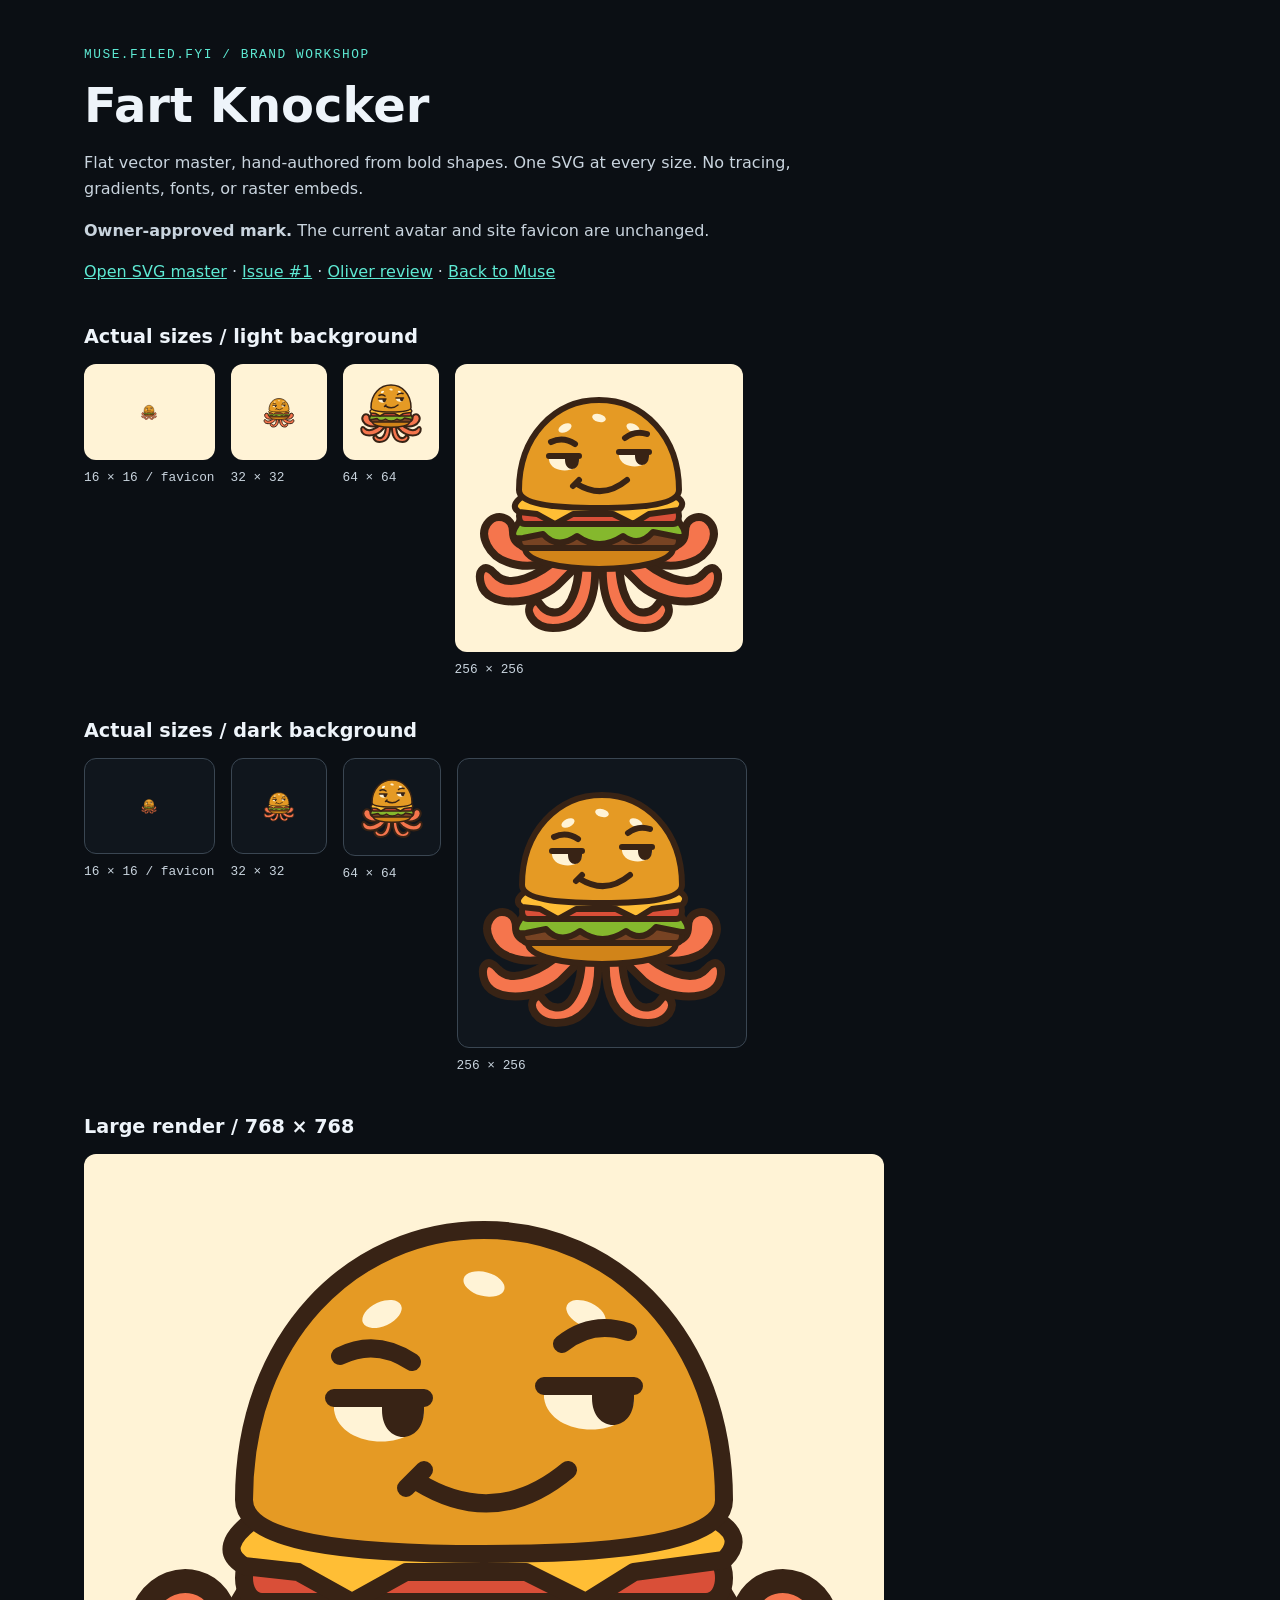
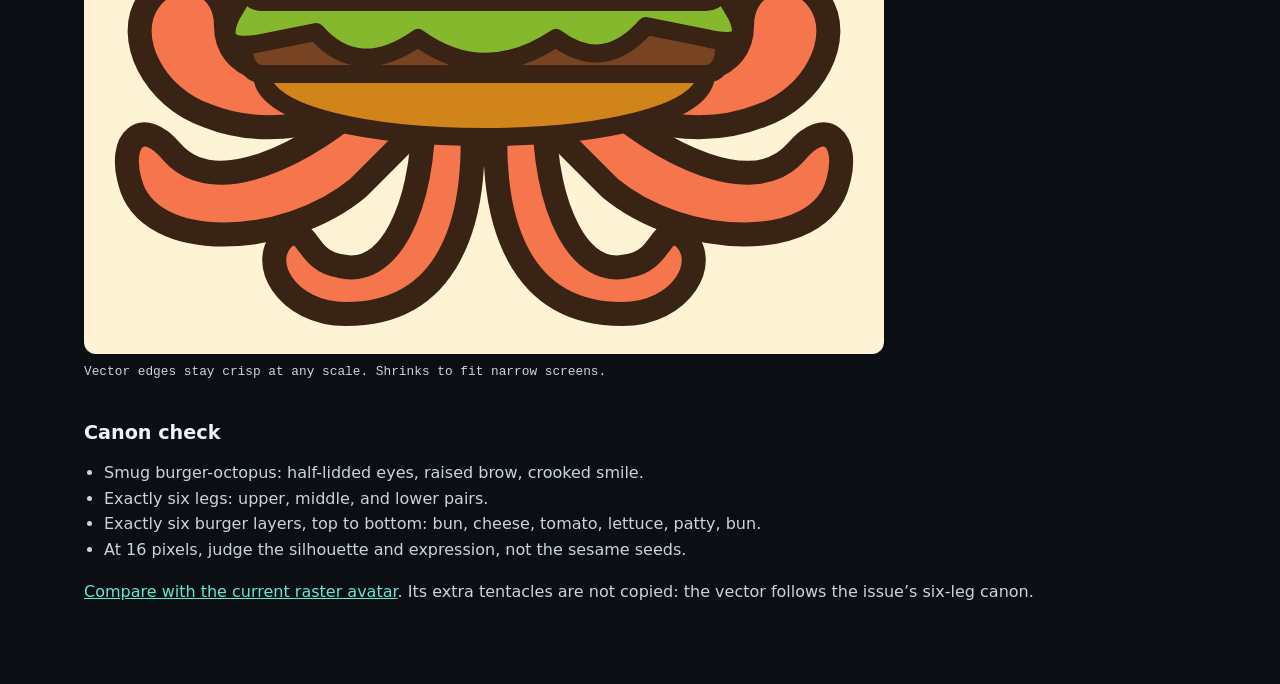
<file: static/brand/index.html>
<!DOCTYPE html>
<html lang="en">
<head>
  <meta charset="utf-8">
  <meta name="viewport" content="width=device-width, initial-scale=1">
  <meta name="robots" content="noindex">
  <title>Fart Knocker · mark review</title>
  <link rel="stylesheet" href="review.css">
</head>
<body>
  <header class="intro">
    <p class="eyebrow">muse.filed.fyi / brand workshop</p>
    <h1>Fart Knocker</h1>
    <p>Flat vector master, hand-authored from bold shapes.
      One SVG at every size. No tracing, gradients, fonts, or raster embeds.</p>
    <p><strong>Owner-approved mark.</strong>
      The current avatar and site favicon are unchanged.</p>
    <p><a href="fart-knocker.svg">Open SVG master</a> ·
      <a href="https://github.com/drawmeanelephant/muse.filed.fyi/issues/1">Issue #1</a> ·
      <a href="oliver.html">Oliver review</a> ·
      <a href="../">Back to Muse</a></p>
  </header>
  <main>
    <section aria-labelledby="paper-heading">
      <h2 id="paper-heading">Actual sizes / light background</h2>
      <div class="sizes">
        <figure>
          <div class="swatch paper"><img src="fart-knocker.svg" width="16" height="16" alt="Fart Knocker at 16 pixels"></div>
          <figcaption>16 × 16 / favicon</figcaption>
        </figure>
        <figure>
          <div class="swatch paper"><img src="fart-knocker.svg" width="32" height="32" alt="Fart Knocker at 32 pixels"></div>
          <figcaption>32 × 32</figcaption>
        </figure>
        <figure>
          <div class="swatch paper"><img src="fart-knocker.svg" width="64" height="64" alt="Fart Knocker at 64 pixels"></div>
          <figcaption>64 × 64</figcaption>
        </figure>
        <figure>
          <div class="swatch paper"><img src="fart-knocker.svg" width="256" height="256" alt="Fart Knocker at 256 pixels"></div>
          <figcaption>256 × 256</figcaption>
        </figure>
      </div>
    </section>
    <section aria-labelledby="dark-heading">
      <h2 id="dark-heading">Actual sizes / dark background</h2>
      <div class="sizes">
        <figure>
          <div class="swatch dark"><img src="fart-knocker.svg" width="16" height="16" alt="Fart Knocker at 16 pixels on dark"></div>
          <figcaption>16 × 16 / favicon</figcaption>
        </figure>
        <figure>
          <div class="swatch dark"><img src="fart-knocker.svg" width="32" height="32" alt="Fart Knocker at 32 pixels on dark"></div>
          <figcaption>32 × 32</figcaption>
        </figure>
        <figure>
          <div class="swatch dark"><img src="fart-knocker.svg" width="64" height="64" alt="Fart Knocker at 64 pixels on dark"></div>
          <figcaption>64 × 64</figcaption>
        </figure>
        <figure>
          <div class="swatch dark"><img src="fart-knocker.svg" width="256" height="256" alt="Fart Knocker at 256 pixels on dark"></div>
          <figcaption>256 × 256</figcaption>
        </figure>
      </div>
    </section>
    <section aria-labelledby="poster-heading">
      <h2 id="poster-heading">Large render / 768 × 768</h2>
      <figure>
        <div class="swatch paper poster"><img class="large" src="fart-knocker.svg" width="768" height="768" alt="Large Fart Knocker vector mark"></div>
        <figcaption>Vector edges stay crisp at any scale. Shrinks to fit narrow screens.</figcaption>
      </figure>
    </section>
    <section aria-labelledby="canon-heading">
      <h2 id="canon-heading">Canon check</h2>
      <ul class="checklist">
        <li>Smug burger-octopus: half-lidded eyes, raised brow, crooked smile.</li>
        <li>Exactly six legs: upper, middle, and lower pairs.</li>
        <li>Exactly six burger layers, top to bottom: bun, cheese, tomato, lettuce, patty, bun.</li>
        <li>At 16 pixels, judge the silhouette and expression, not the sesame seeds.</li>
      </ul>
      <p><a href="https://github.com/drawmeanelephant/muse.filed.fyi/blob/main/content/people/fart-knocker.assets/avatar.png">Compare with the current raster avatar</a>.
        Its extra tentacles are not copied: the vector follows the issue’s
        six-leg canon.</p>
    </section>
  </main>
</body>
</html>
</file>
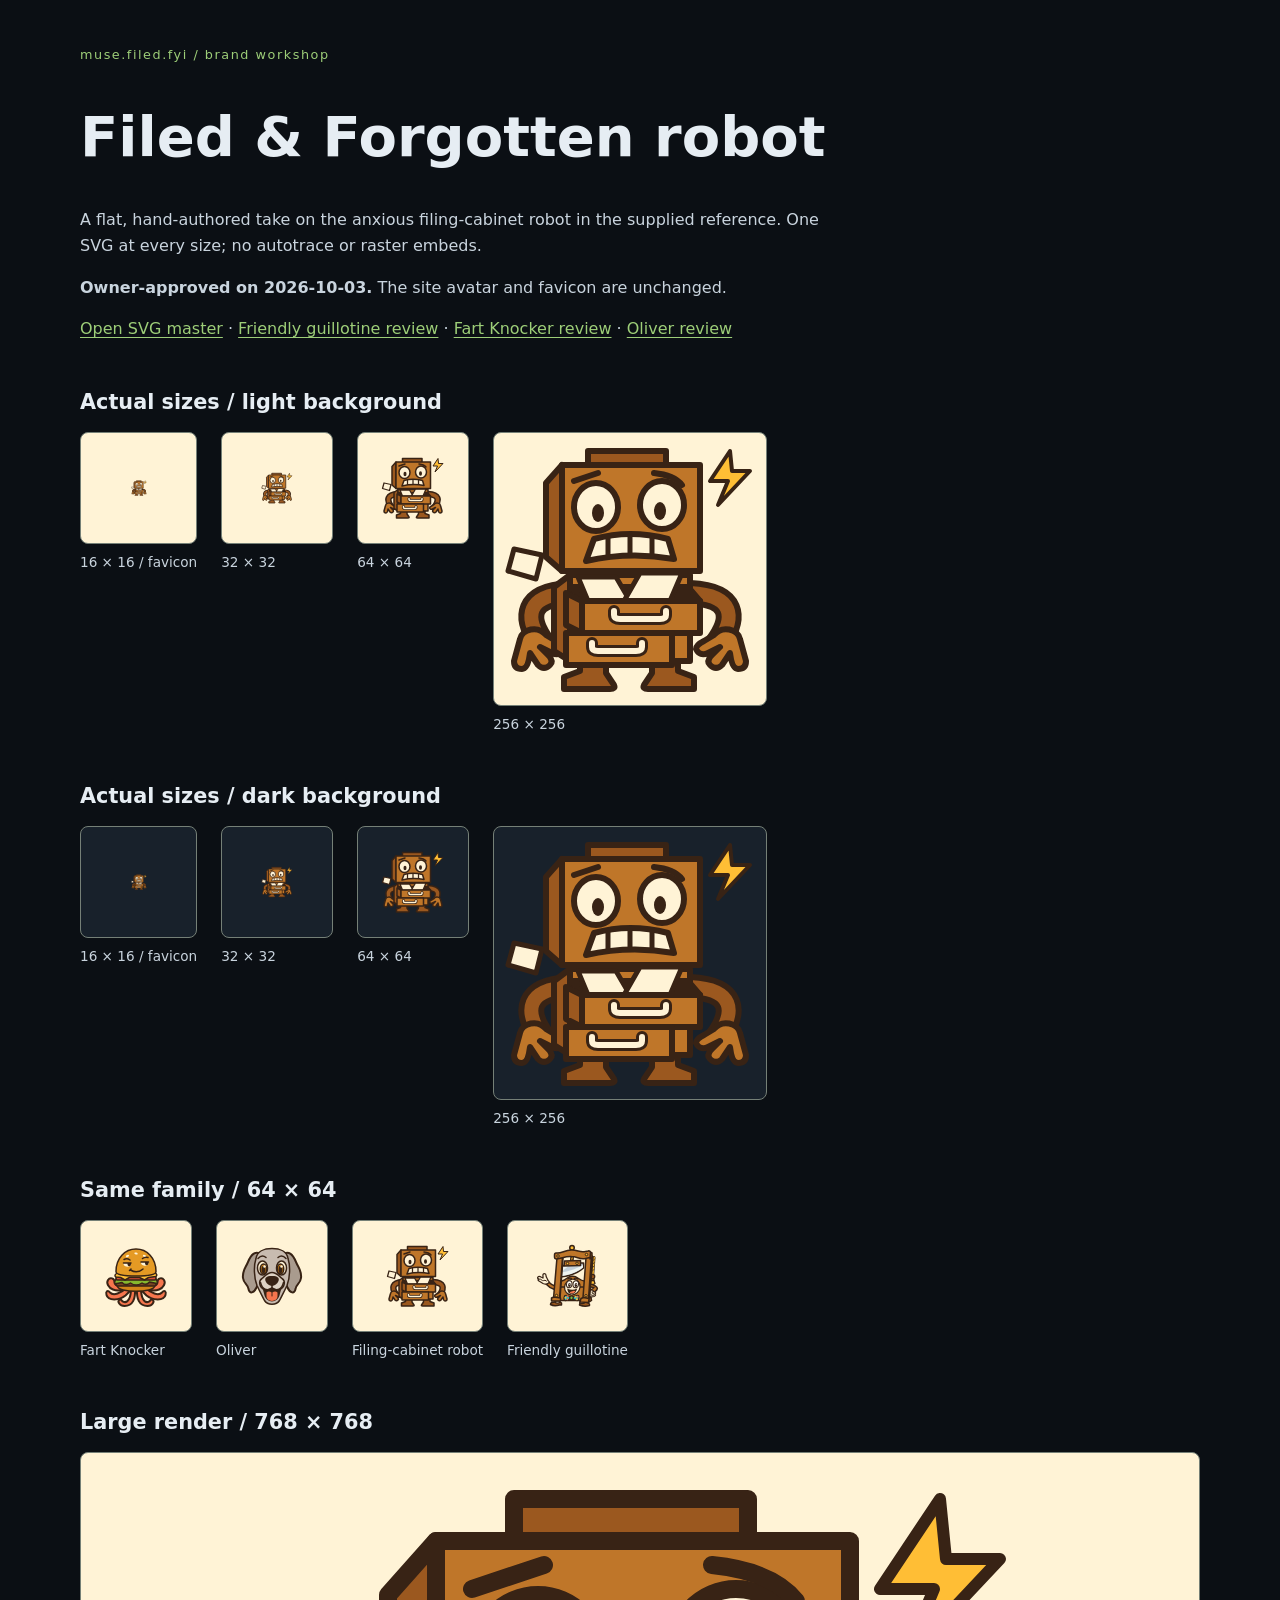
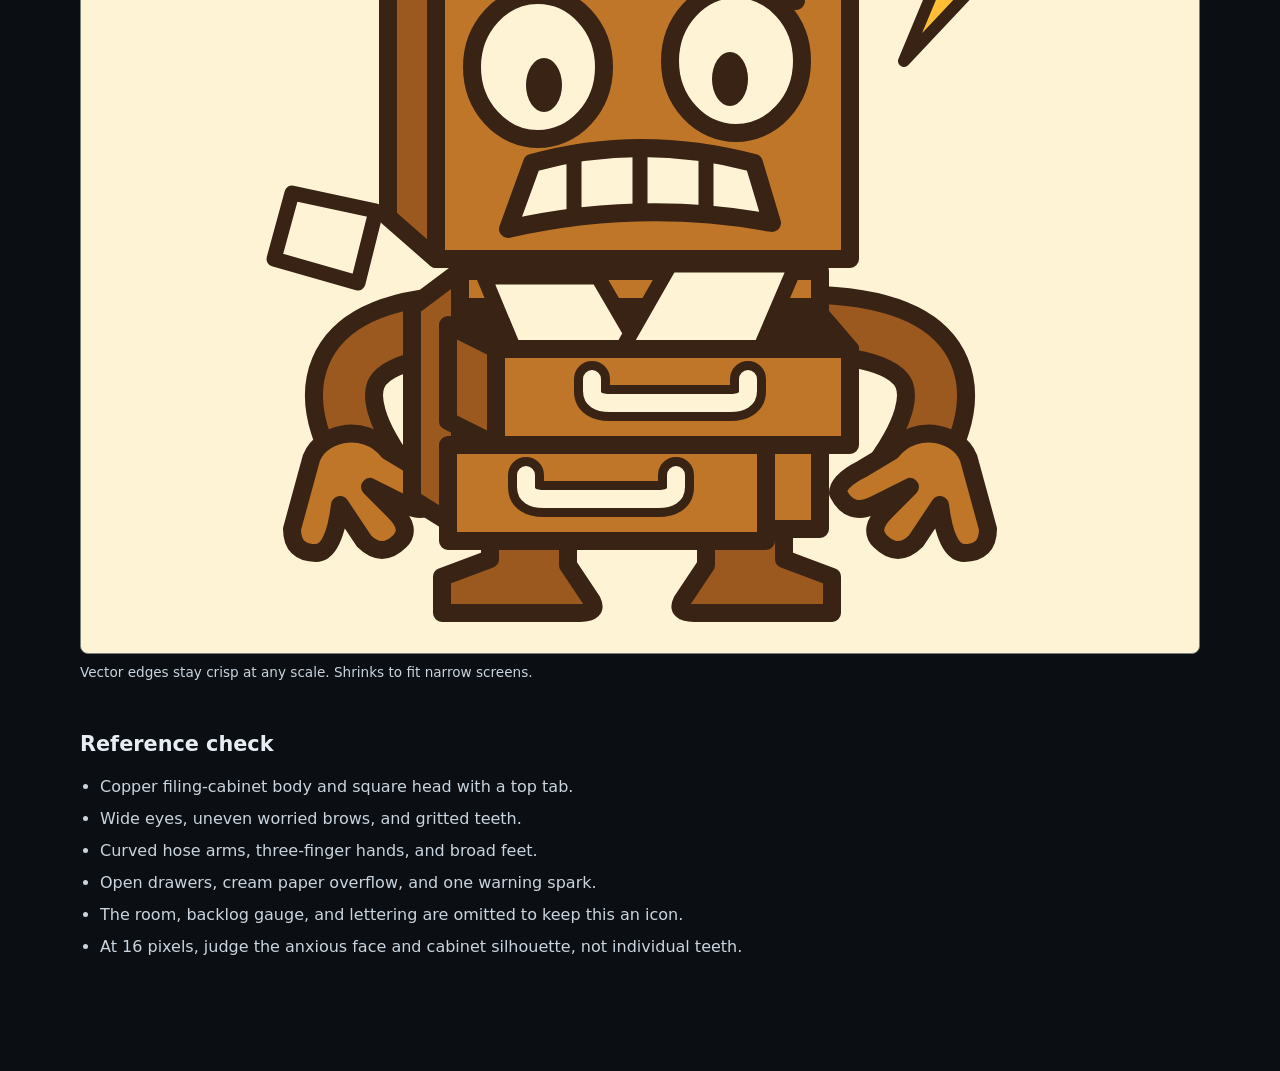
<file: static/brand/filed-robot.html>
<!DOCTYPE html>
<html lang="en">
<head>
  <meta charset="utf-8">
  <meta name="viewport" content="width=device-width, initial-scale=1">
  <meta name="robots" content="noindex">
  <title>Filed &amp; Forgotten robot · mark review</title>
  <style>
    * { box-sizing: border-box; }
    body {
      margin: 0 auto;
      max-width: 72rem;
      padding: 2rem 1rem 4rem;
      background: #0b0f14;
      color: #c9d4de;
      font: 1rem/1.6 system-ui, sans-serif;
    }
    h1, h2 { color: #e6edf3; line-height: 1.2; }
    h1 { font-size: clamp(2rem, 5vw, 3.5rem); }
    h2 { font-size: 1.3rem; }
    a { color: #9dce78; text-underline-offset: .2em; }
    a:focus-visible { outline: 2px solid #ffbe35; outline-offset: 4px; }
    .intro { max-width: 48rem; margin-bottom: 3rem; }
    .eyebrow { color: #9dce78; font-size: .8rem; letter-spacing: .12em; }
    section { margin: 3rem 0; }
    figure { margin: 0; max-width: 100%; }
    figcaption { margin-top: .5rem; font-size: .85rem; }
    .sizes { display: flex; flex-wrap: wrap; gap: 1.5rem; align-items: flex-start; }
    .swatch {
      display: grid;
      place-items: center;
      min-width: 7rem;
      min-height: 7rem;
      padding: .5rem;
      border: 1px solid #758077;
      border-radius: .5rem;
    }
    .paper { background: #fff3d6; }
    .dark { background: #18212b; }
    img { display: block; max-width: 100%; height: auto; }
    .poster { max-width: 100%; padding: 1rem; }
    .large { max-width: 100%; height: auto; }
    .checklist { max-width: 48rem; padding-left: 1.25rem; }
    .checklist li { margin: .4rem 0; }
    @media print {
      body { background: white; color: #382315; padding: 1rem; }
      h1, h2, a, .eyebrow { color: #382315; }
      section { break-inside: avoid; }
    }
  </style>
</head>
<body>
  <header class="intro">
    <p class="eyebrow">muse.filed.fyi / brand workshop</p>
    <h1>Filed &amp; Forgotten robot</h1>
    <p>A flat, hand-authored take on the anxious filing-cabinet robot
      in the supplied reference. One SVG at every size; no autotrace or raster embeds.</p>
    <p><strong>Owner-approved on 2026-10-03.</strong>
      The site avatar and favicon are unchanged.</p>
    <p><a href="filed-robot.svg">Open SVG master</a> ·
      <a href="friendly-guillotine.html">Friendly guillotine review</a> ·
      <a href="index.html">Fart Knocker review</a> ·
      <a href="oliver.html">Oliver review</a></p>
  </header>
  <main>
    <section aria-labelledby="paper-heading">
      <h2 id="paper-heading">Actual sizes / light background</h2>
      <div class="sizes">
        <figure>
          <div class="swatch paper"><img src="filed-robot.svg" width="16" height="16" alt="Filing-cabinet robot at 16 pixels"></div>
          <figcaption>16 × 16 / favicon</figcaption>
        </figure>
        <figure>
          <div class="swatch paper"><img src="filed-robot.svg" width="32" height="32" alt="Filing-cabinet robot at 32 pixels"></div>
          <figcaption>32 × 32</figcaption>
        </figure>
        <figure>
          <div class="swatch paper"><img src="filed-robot.svg" width="64" height="64" alt="Filing-cabinet robot at 64 pixels"></div>
          <figcaption>64 × 64</figcaption>
        </figure>
        <figure>
          <div class="swatch paper"><img src="filed-robot.svg" width="256" height="256" alt="Filing-cabinet robot at 256 pixels"></div>
          <figcaption>256 × 256</figcaption>
        </figure>
      </div>
    </section>
    <section aria-labelledby="dark-heading">
      <h2 id="dark-heading">Actual sizes / dark background</h2>
      <div class="sizes">
        <figure>
          <div class="swatch dark"><img src="filed-robot.svg" width="16" height="16" alt="Filing-cabinet robot at 16 pixels on dark"></div>
          <figcaption>16 × 16 / favicon</figcaption>
        </figure>
        <figure>
          <div class="swatch dark"><img src="filed-robot.svg" width="32" height="32" alt="Filing-cabinet robot at 32 pixels on dark"></div>
          <figcaption>32 × 32</figcaption>
        </figure>
        <figure>
          <div class="swatch dark"><img src="filed-robot.svg" width="64" height="64" alt="Filing-cabinet robot at 64 pixels on dark"></div>
          <figcaption>64 × 64</figcaption>
        </figure>
        <figure>
          <div class="swatch dark"><img src="filed-robot.svg" width="256" height="256" alt="Filing-cabinet robot at 256 pixels on dark"></div>
          <figcaption>256 × 256</figcaption>
        </figure>
      </div>
    </section>
    <section aria-labelledby="family-heading">
      <h2 id="family-heading">Same family / 64 × 64</h2>
      <div class="sizes">
        <figure>
          <div class="swatch paper"><img src="fart-knocker.svg" width="64" height="64" alt="Fart Knocker beside the filing-cabinet robot"></div>
          <figcaption>Fart Knocker</figcaption>
        </figure>
        <figure>
          <div class="swatch paper"><img src="oliver.svg" width="64" height="64" alt="Oliver beside the filing-cabinet robot"></div>
          <figcaption>Oliver</figcaption>
        </figure>
        <figure>
          <div class="swatch paper"><img src="filed-robot.svg" width="64" height="64" alt="Filing-cabinet robot beside Fart Knocker and Oliver"></div>
          <figcaption>Filing-cabinet robot</figcaption>
        </figure>
        <figure>
          <div class="swatch paper"><img src="friendly-guillotine.svg" width="64" height="64" alt="Friendly guillotine beside the filing-cabinet robot"></div>
          <figcaption>Friendly guillotine</figcaption>
        </figure>
      </div>
    </section>
    <section aria-labelledby="poster-heading">
      <h2 id="poster-heading">Large render / 768 × 768</h2>
      <figure>
        <div class="swatch paper poster"><img class="large" src="filed-robot.svg" width="768" height="768" alt="Large filing-cabinet robot vector mark"></div>
        <figcaption>Vector edges stay crisp at any scale. Shrinks to fit narrow screens.</figcaption>
      </figure>
    </section>
    <section aria-labelledby="reference-heading">
      <h2 id="reference-heading">Reference check</h2>
      <ul class="checklist">
        <li>Copper filing-cabinet body and square head with a top tab.</li>
        <li>Wide eyes, uneven worried brows, and gritted teeth.</li>
        <li>Curved hose arms, three-finger hands, and broad feet.</li>
        <li>Open drawers, cream paper overflow, and one warning spark.</li>
        <li>The room, backlog gauge, and lettering are omitted to keep this an icon.</li>
        <li>At 16 pixels, judge the anxious face and cabinet silhouette, not individual teeth.</li>
      </ul>
    </section>
  </main>
</body>
</html>
</file>
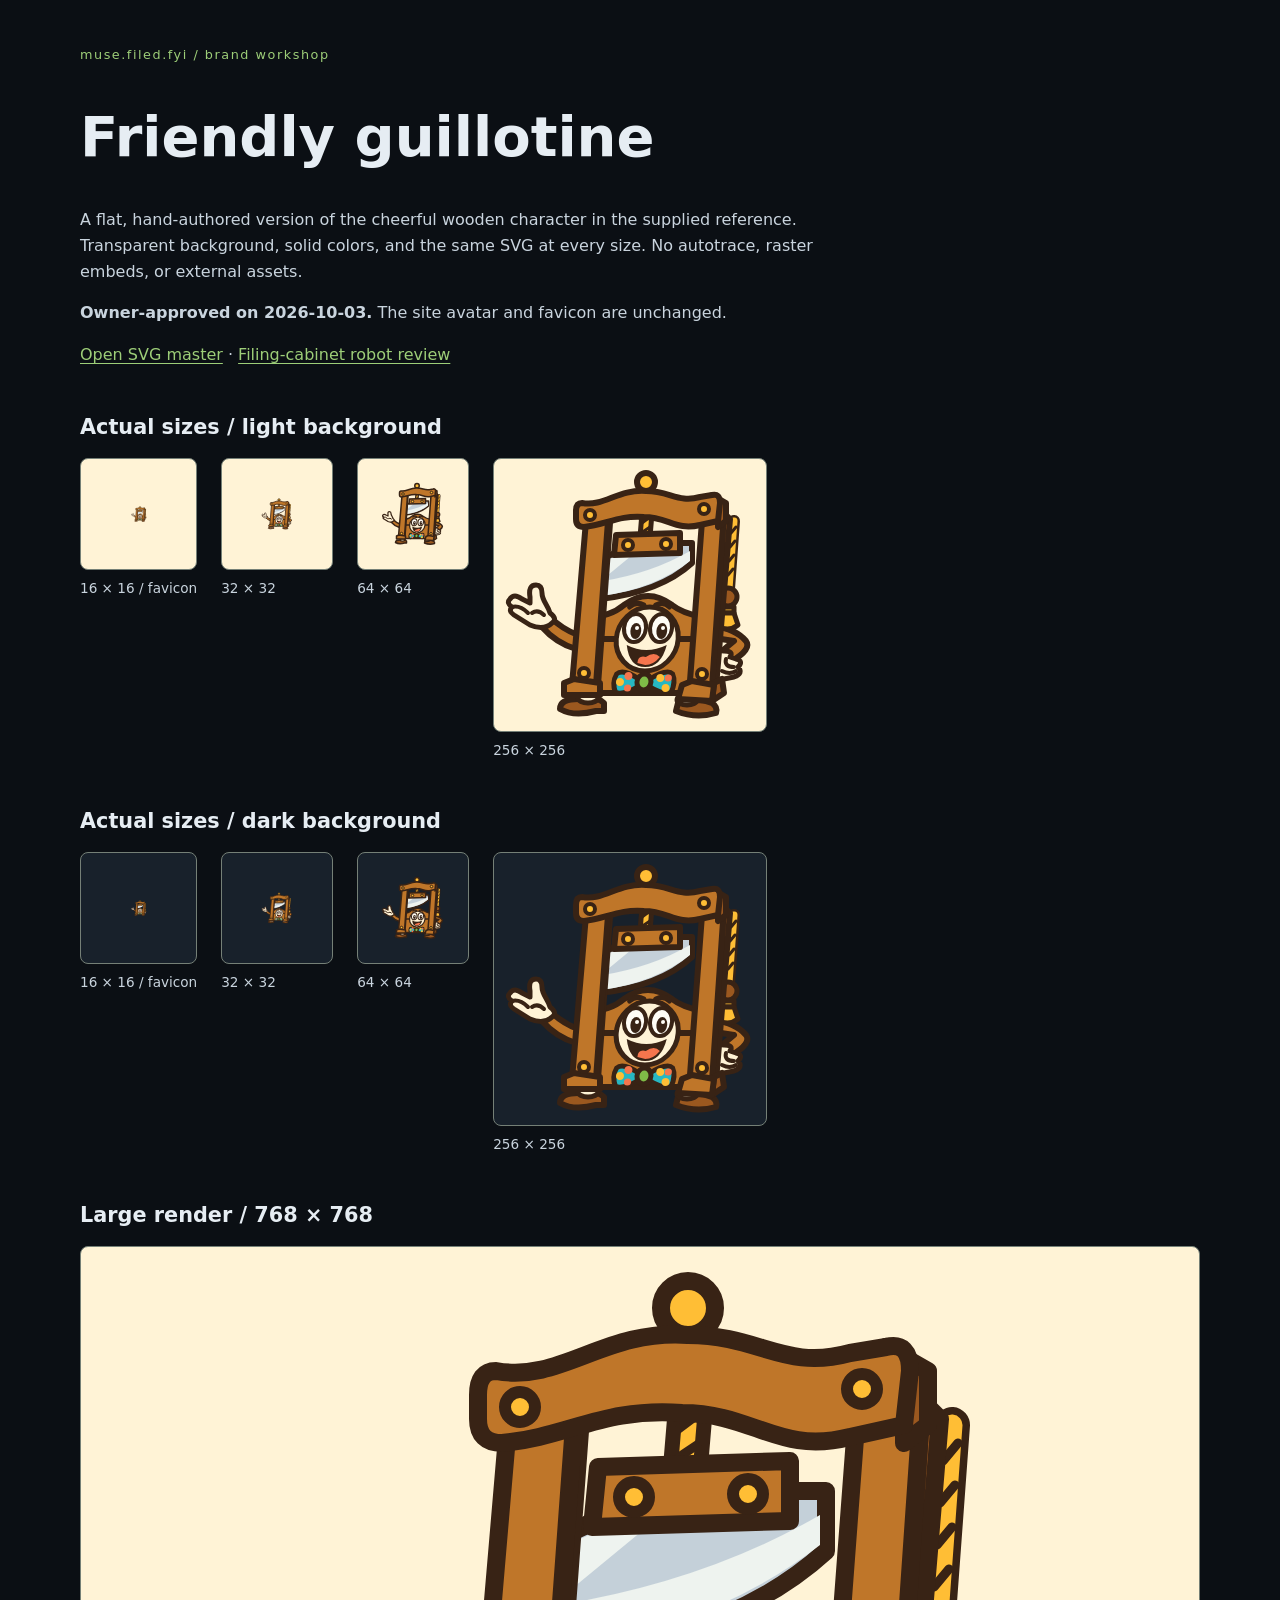
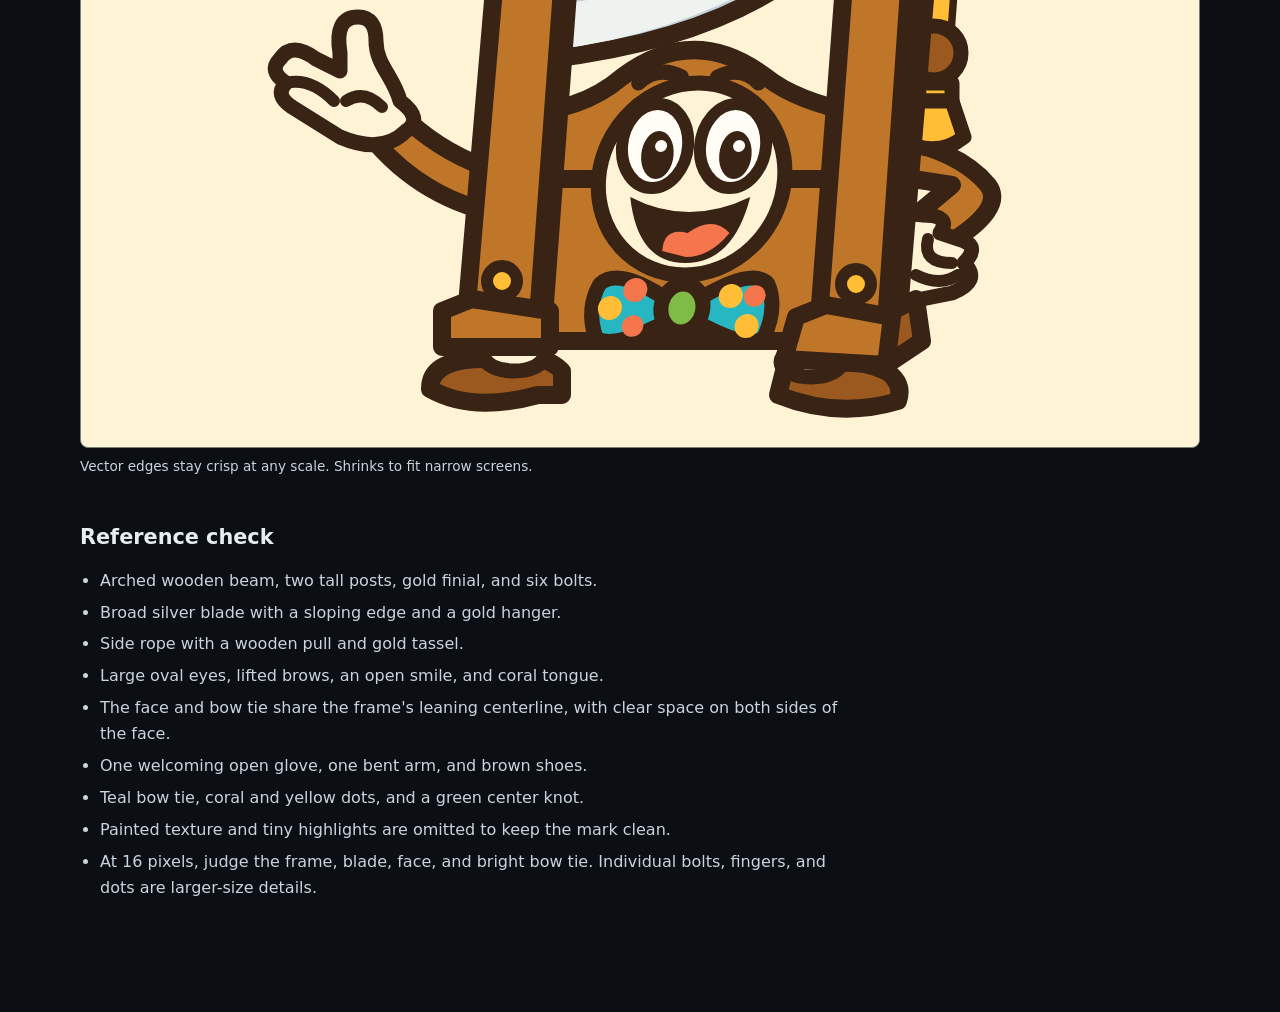
<file: static/brand/friendly-guillotine.html>
<!DOCTYPE html>
<html lang="en">
<head>
  <meta charset="utf-8">
  <meta name="viewport" content="width=device-width, initial-scale=1">
  <meta name="robots" content="noindex">
  <title>Friendly guillotine · SVG review</title>
  <style>
    * { box-sizing: border-box; }
    body {
      margin: 0 auto;
      max-width: 72rem;
      padding: 2rem 1rem 4rem;
      background: #0b0f14;
      color: #c9d4de;
      font: 1rem/1.6 system-ui, sans-serif;
    }
    h1, h2 { color: #e6edf3; line-height: 1.2; }
    h1 { font-size: clamp(2rem, 5vw, 3.5rem); }
    h2 { font-size: 1.3rem; }
    a { color: #9dce78; text-underline-offset: .2em; }
    a:focus-visible { outline: 2px solid #ffbe35; outline-offset: 4px; }
    .intro { max-width: 48rem; margin-bottom: 3rem; }
    .eyebrow { color: #9dce78; font-size: .8rem; letter-spacing: .12em; }
    section { margin: 3rem 0; }
    figure { margin: 0; max-width: 100%; }
    figcaption { margin-top: .5rem; font-size: .85rem; }
    .sizes { display: flex; flex-wrap: wrap; gap: 1.5rem; align-items: flex-start; }
    .swatch {
      display: grid;
      place-items: center;
      min-width: 7rem;
      min-height: 7rem;
      padding: .5rem;
      border: 1px solid #758077;
      border-radius: .5rem;
    }
    .paper { background: #fff3d6; }
    .dark { background: #18212b; }
    img { display: block; max-width: 100%; height: auto; }
    .poster { max-width: 100%; padding: 1rem; }
    .large { max-width: 100%; height: auto; }
    .checklist { max-width: 48rem; padding-left: 1.25rem; }
    .checklist li { margin: .4rem 0; }
    @media print {
      body { background: white; color: #382315; padding: 1rem; }
      h1, h2, a, .eyebrow { color: #382315; }
      section { break-inside: avoid; }
    }
  </style>
</head>
<body>
  <header class="intro">
    <p class="eyebrow">muse.filed.fyi / brand workshop</p>
    <h1>Friendly guillotine</h1>
    <p>A flat, hand-authored version of the cheerful wooden character in the
      supplied reference. Transparent background, solid colors, and the
      same SVG at every size. No autotrace, raster embeds, or external assets.</p>
    <p><strong>Owner-approved on 2026-10-03.</strong>
      The site avatar and favicon are unchanged.</p>
    <p><a href="friendly-guillotine.svg">Open SVG master</a> ·
      <a href="filed-robot.html">Filing-cabinet robot review</a></p>
  </header>
  <main>
    <section aria-labelledby="paper-heading">
      <h2 id="paper-heading">Actual sizes / light background</h2>
      <div class="sizes">
        <figure>
          <div class="swatch paper"><img src="friendly-guillotine.svg" width="16" height="16" alt="Friendly guillotine at 16 pixels"></div>
          <figcaption>16 × 16 / favicon</figcaption>
        </figure>
        <figure>
          <div class="swatch paper"><img src="friendly-guillotine.svg" width="32" height="32" alt="Friendly guillotine at 32 pixels"></div>
          <figcaption>32 × 32</figcaption>
        </figure>
        <figure>
          <div class="swatch paper"><img src="friendly-guillotine.svg" width="64" height="64" alt="Friendly guillotine at 64 pixels"></div>
          <figcaption>64 × 64</figcaption>
        </figure>
        <figure>
          <div class="swatch paper"><img src="friendly-guillotine.svg" width="256" height="256" alt="Friendly guillotine at 256 pixels"></div>
          <figcaption>256 × 256</figcaption>
        </figure>
      </div>
    </section>
    <section aria-labelledby="dark-heading">
      <h2 id="dark-heading">Actual sizes / dark background</h2>
      <div class="sizes">
        <figure>
          <div class="swatch dark"><img src="friendly-guillotine.svg" width="16" height="16" alt="Friendly guillotine at 16 pixels on dark"></div>
          <figcaption>16 × 16 / favicon</figcaption>
        </figure>
        <figure>
          <div class="swatch dark"><img src="friendly-guillotine.svg" width="32" height="32" alt="Friendly guillotine at 32 pixels on dark"></div>
          <figcaption>32 × 32</figcaption>
        </figure>
        <figure>
          <div class="swatch dark"><img src="friendly-guillotine.svg" width="64" height="64" alt="Friendly guillotine at 64 pixels on dark"></div>
          <figcaption>64 × 64</figcaption>
        </figure>
        <figure>
          <div class="swatch dark"><img src="friendly-guillotine.svg" width="256" height="256" alt="Friendly guillotine at 256 pixels on dark"></div>
          <figcaption>256 × 256</figcaption>
        </figure>
      </div>
    </section>
    <section aria-labelledby="poster-heading">
      <h2 id="poster-heading">Large render / 768 × 768</h2>
      <figure>
        <div class="swatch paper poster"><img class="large" src="friendly-guillotine.svg" width="768" height="768" alt="Large friendly guillotine vector mark"></div>
        <figcaption>Vector edges stay crisp at any scale. Shrinks to fit narrow screens.</figcaption>
      </figure>
    </section>
    <section aria-labelledby="reference-heading">
      <h2 id="reference-heading">Reference check</h2>
      <ul class="checklist">
        <li>Arched wooden beam, two tall posts, gold finial, and six bolts.</li>
        <li>Broad silver blade with a sloping edge and a gold hanger.</li>
        <li>Side rope with a wooden pull and gold tassel.</li>
        <li>Large oval eyes, lifted brows, an open smile, and coral tongue.</li>
        <li>The face and bow tie share the frame's leaning centerline,
          with clear space on both sides of the face.</li>
        <li>One welcoming open glove, one bent arm, and brown shoes.</li>
        <li>Teal bow tie, coral and yellow dots, and a green center knot.</li>
        <li>Painted texture and tiny highlights are omitted to keep the mark clean.</li>
        <li>At 16 pixels, judge the frame, blade, face, and bright bow tie.
          Individual bolts, fingers, and dots are larger-size details.</li>
      </ul>
    </section>
  </main>
</body>
</html>
</file>
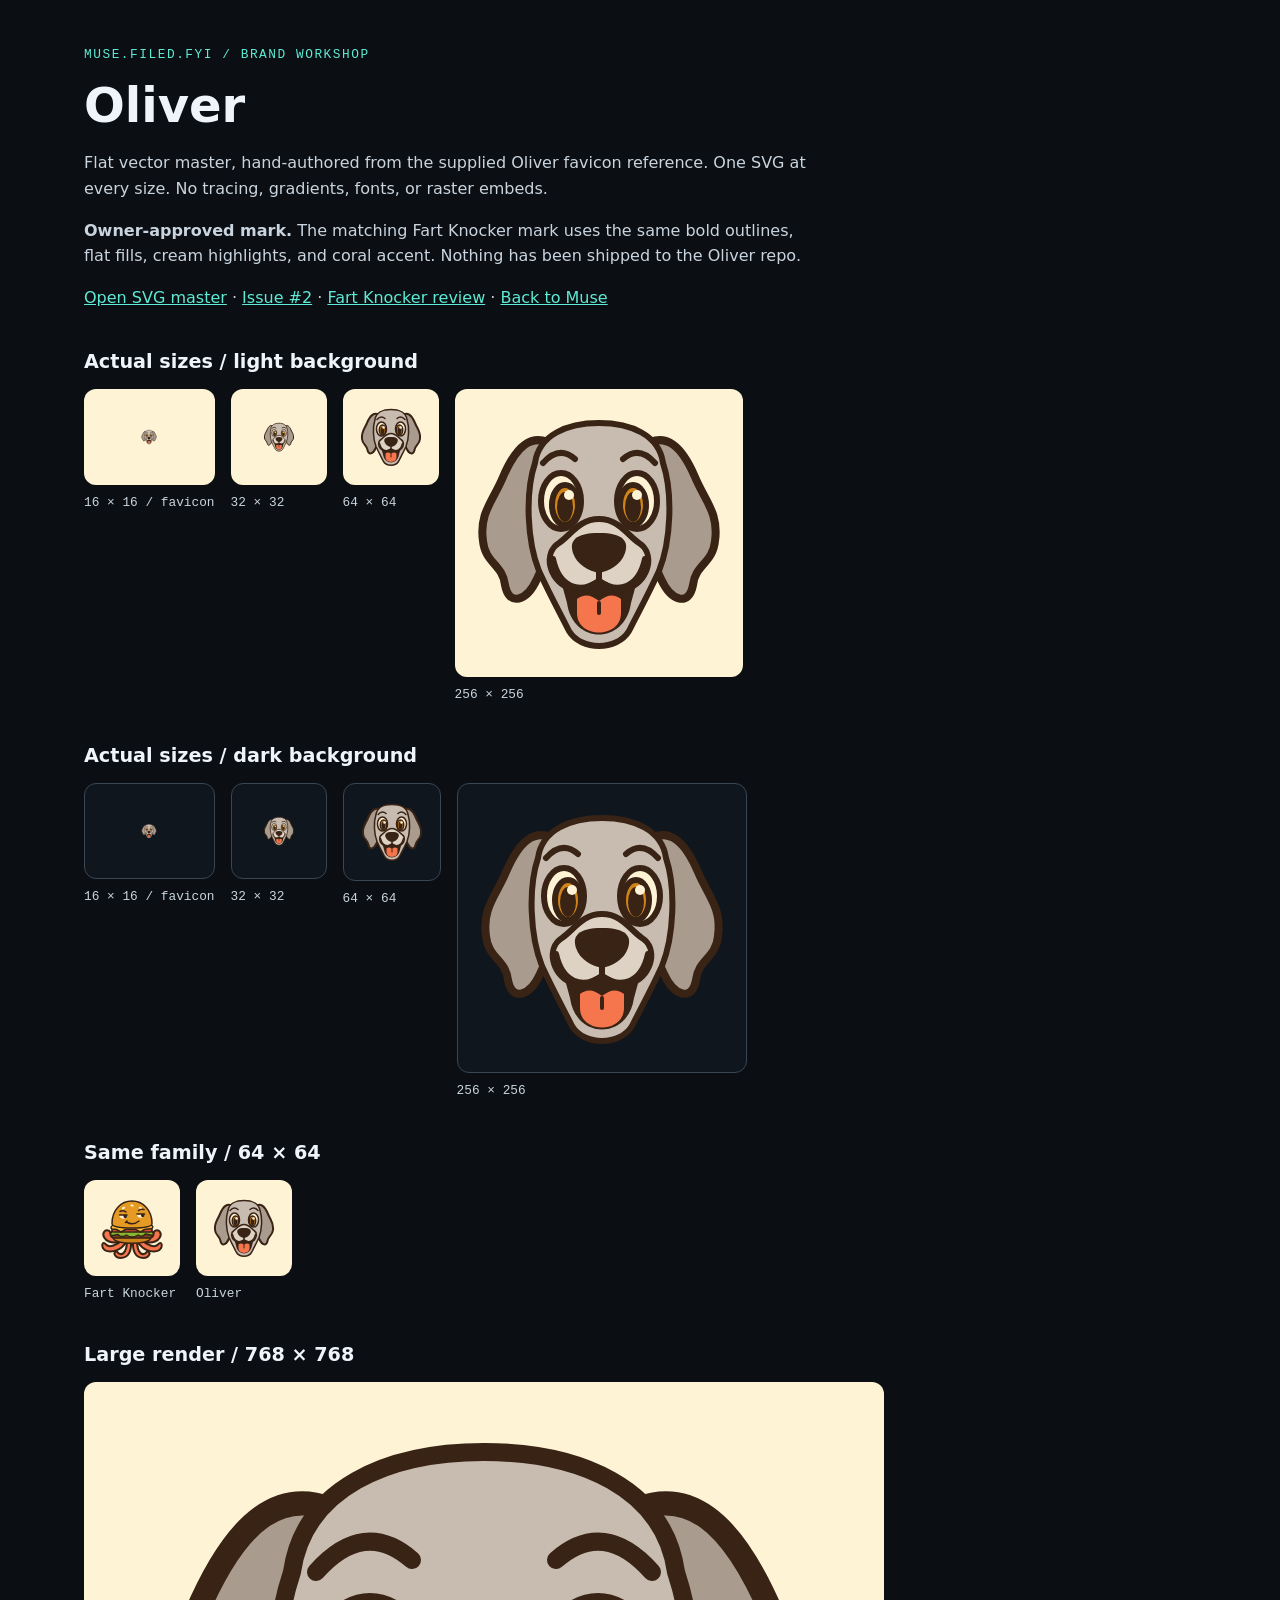
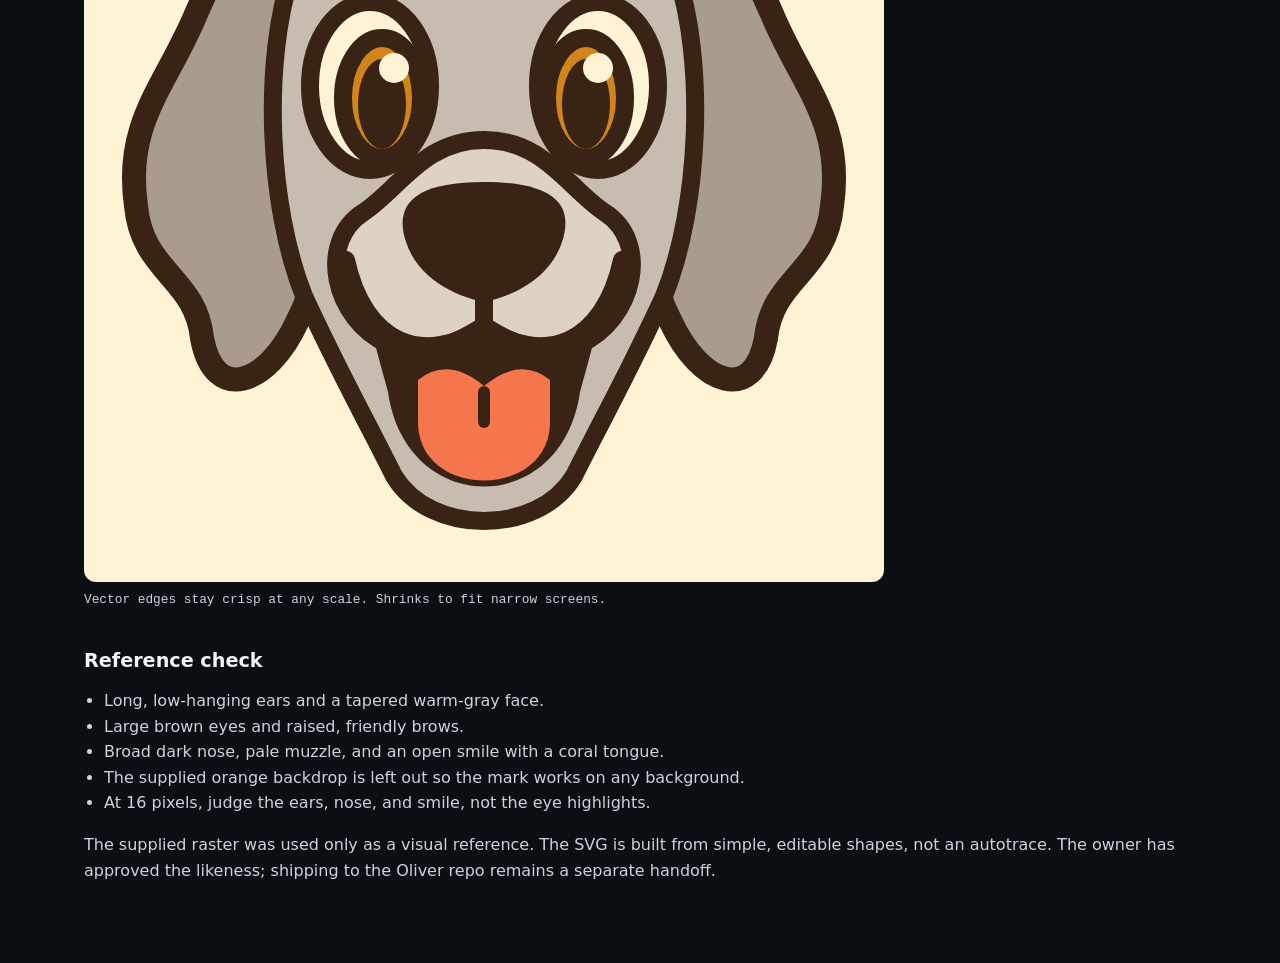
<file: static/brand/oliver.html>
<!DOCTYPE html>
<html lang="en">
<head>
  <meta charset="utf-8">
  <meta name="viewport" content="width=device-width, initial-scale=1">
  <meta name="robots" content="noindex">
  <title>Oliver · mark review</title>
  <link rel="stylesheet" href="review.css">
</head>
<body>
  <header class="intro">
    <p class="eyebrow">muse.filed.fyi / brand workshop</p>
    <h1>Oliver</h1>
    <p>Flat vector master, hand-authored from the supplied Oliver favicon
      reference. One SVG at every size. No tracing, gradients, fonts, or raster embeds.</p>
    <p><strong>Owner-approved mark.</strong>
      The matching Fart Knocker mark uses the same bold outlines, flat fills,
      cream highlights, and coral accent. Nothing has been shipped to the Oliver repo.</p>
    <p><a href="oliver.svg">Open SVG master</a> ·
      <a href="https://github.com/drawmeanelephant/muse.filed.fyi/issues/2">Issue #2</a> ·
      <a href="index.html">Fart Knocker review</a> ·
      <a href="../">Back to Muse</a></p>
  </header>
  <main>
    <section aria-labelledby="paper-heading">
      <h2 id="paper-heading">Actual sizes / light background</h2>
      <div class="sizes">
        <figure>
          <div class="swatch paper"><img src="oliver.svg" width="16" height="16" alt="Oliver at 16 pixels"></div>
          <figcaption>16 × 16 / favicon</figcaption>
        </figure>
        <figure>
          <div class="swatch paper"><img src="oliver.svg" width="32" height="32" alt="Oliver at 32 pixels"></div>
          <figcaption>32 × 32</figcaption>
        </figure>
        <figure>
          <div class="swatch paper"><img src="oliver.svg" width="64" height="64" alt="Oliver at 64 pixels"></div>
          <figcaption>64 × 64</figcaption>
        </figure>
        <figure>
          <div class="swatch paper"><img src="oliver.svg" width="256" height="256" alt="Oliver at 256 pixels"></div>
          <figcaption>256 × 256</figcaption>
        </figure>
      </div>
    </section>
    <section aria-labelledby="dark-heading">
      <h2 id="dark-heading">Actual sizes / dark background</h2>
      <div class="sizes">
        <figure>
          <div class="swatch dark"><img src="oliver.svg" width="16" height="16" alt="Oliver at 16 pixels on dark"></div>
          <figcaption>16 × 16 / favicon</figcaption>
        </figure>
        <figure>
          <div class="swatch dark"><img src="oliver.svg" width="32" height="32" alt="Oliver at 32 pixels on dark"></div>
          <figcaption>32 × 32</figcaption>
        </figure>
        <figure>
          <div class="swatch dark"><img src="oliver.svg" width="64" height="64" alt="Oliver at 64 pixels on dark"></div>
          <figcaption>64 × 64</figcaption>
        </figure>
        <figure>
          <div class="swatch dark"><img src="oliver.svg" width="256" height="256" alt="Oliver at 256 pixels on dark"></div>
          <figcaption>256 × 256</figcaption>
        </figure>
      </div>
    </section>
    <section aria-labelledby="family-heading">
      <h2 id="family-heading">Same family / 64 × 64</h2>
      <div class="sizes">
        <figure>
          <div class="swatch paper"><img src="fart-knocker.svg" width="64" height="64" alt="Fart Knocker alongside Oliver"></div>
          <figcaption>Fart Knocker</figcaption>
        </figure>
        <figure>
          <div class="swatch paper"><img src="oliver.svg" width="64" height="64" alt="Oliver alongside Fart Knocker"></div>
          <figcaption>Oliver</figcaption>
        </figure>
      </div>
    </section>
    <section aria-labelledby="poster-heading">
      <h2 id="poster-heading">Large render / 768 × 768</h2>
      <figure>
        <div class="swatch paper poster"><img class="large" src="oliver.svg" width="768" height="768" alt="Large Oliver vector mark"></div>
        <figcaption>Vector edges stay crisp at any scale. Shrinks to fit narrow screens.</figcaption>
      </figure>
    </section>
    <section aria-labelledby="reference-heading">
      <h2 id="reference-heading">Reference check</h2>
      <ul class="checklist">
        <li>Long, low-hanging ears and a tapered warm-gray face.</li>
        <li>Large brown eyes and raised, friendly brows.</li>
        <li>Broad dark nose, pale muzzle, and an open smile with a coral tongue.</li>
        <li>The supplied orange backdrop is left out so the mark works on any background.</li>
        <li>At 16 pixels, judge the ears, nose, and smile, not the eye highlights.</li>
      </ul>
      <p>The supplied raster was used only as a visual reference.
        The SVG is built from simple, editable shapes, not an autotrace.
        The owner has approved the likeness; shipping to the Oliver repo remains a separate handoff.</p>
    </section>
  </main>
</body>
</html>
</file>
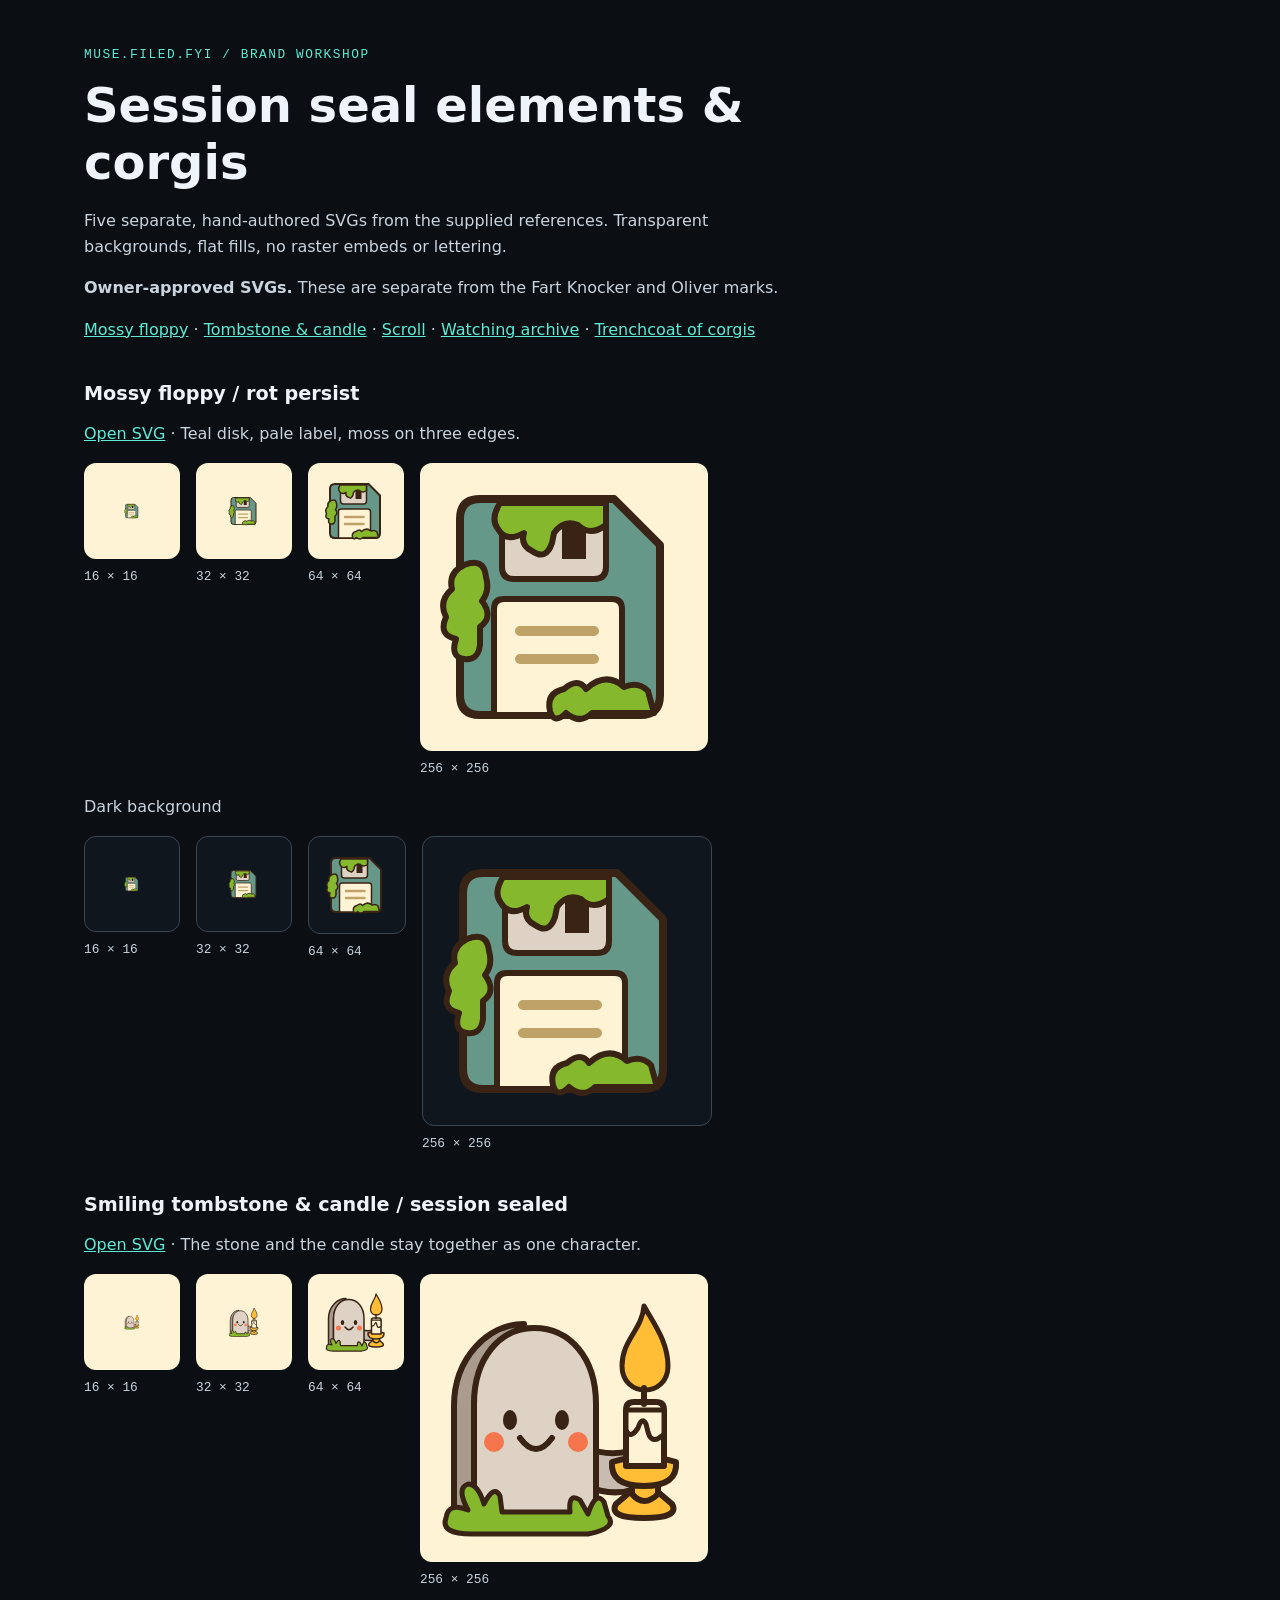
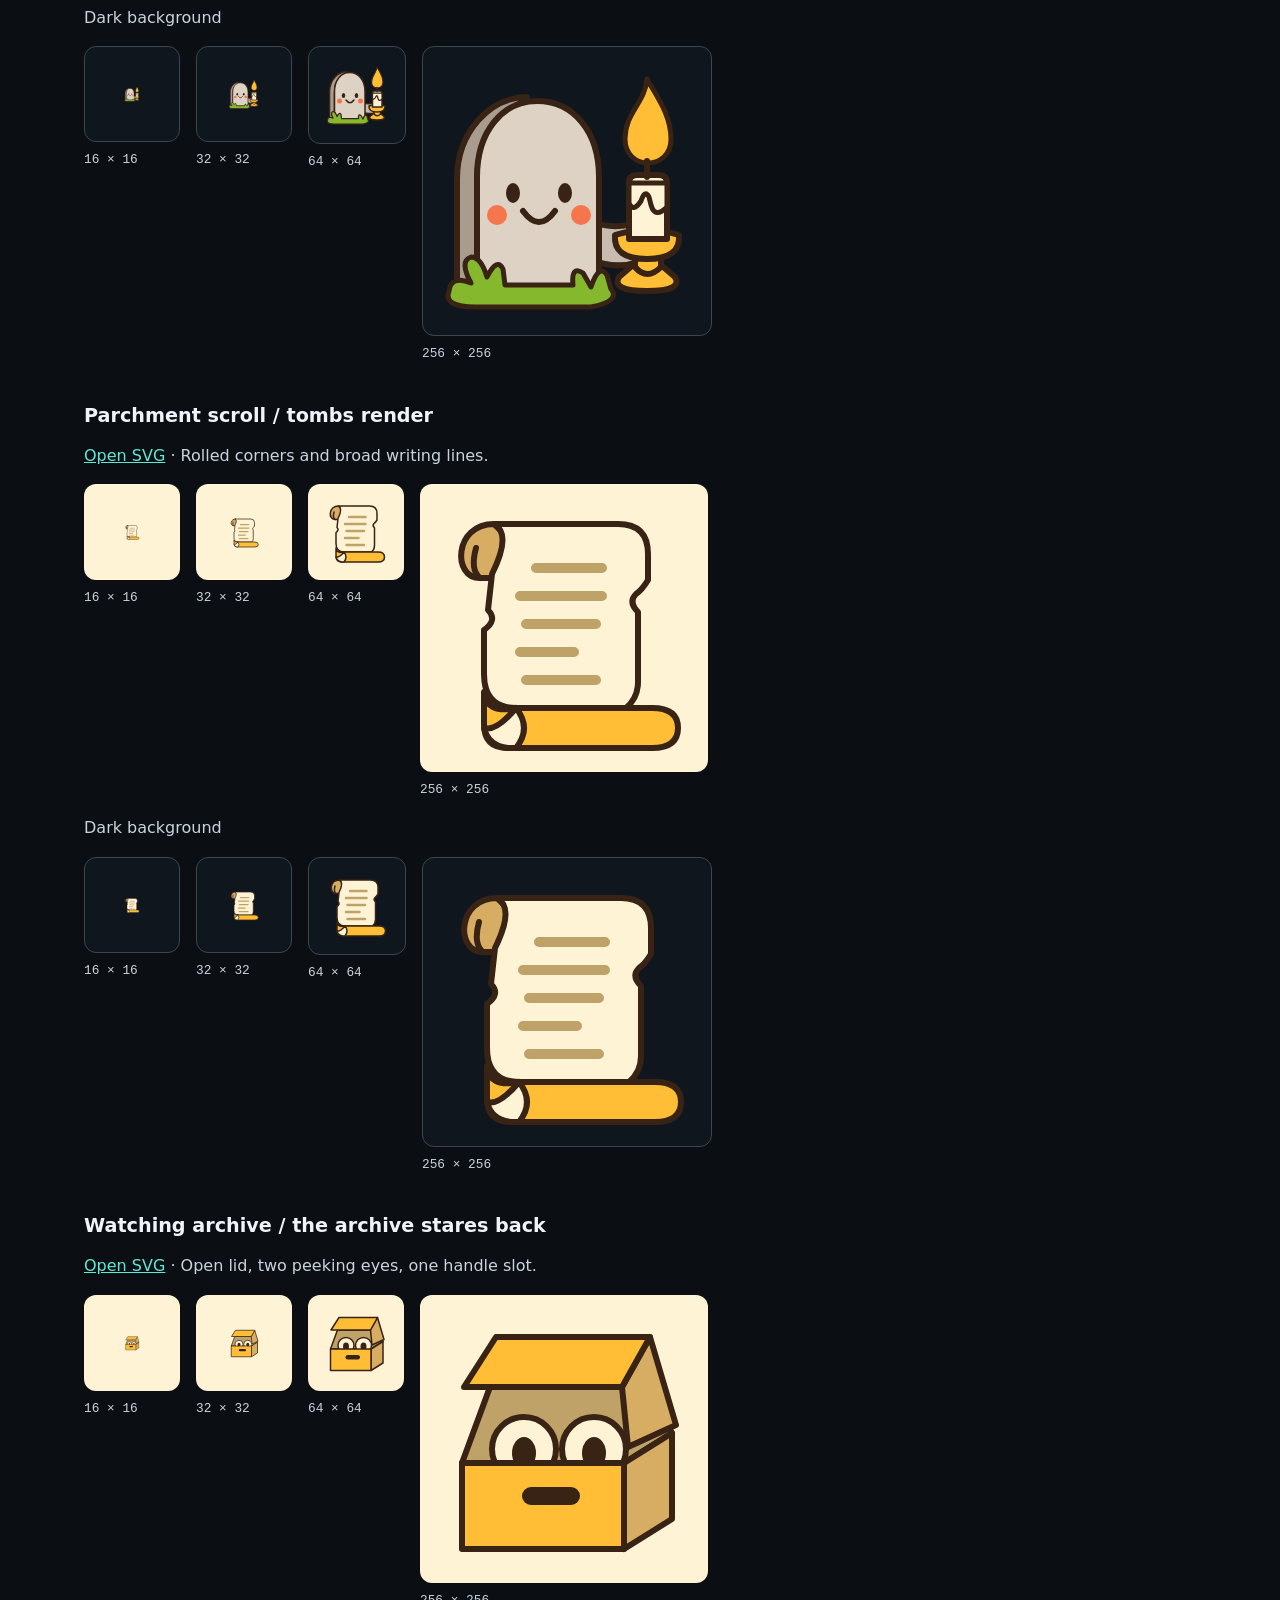
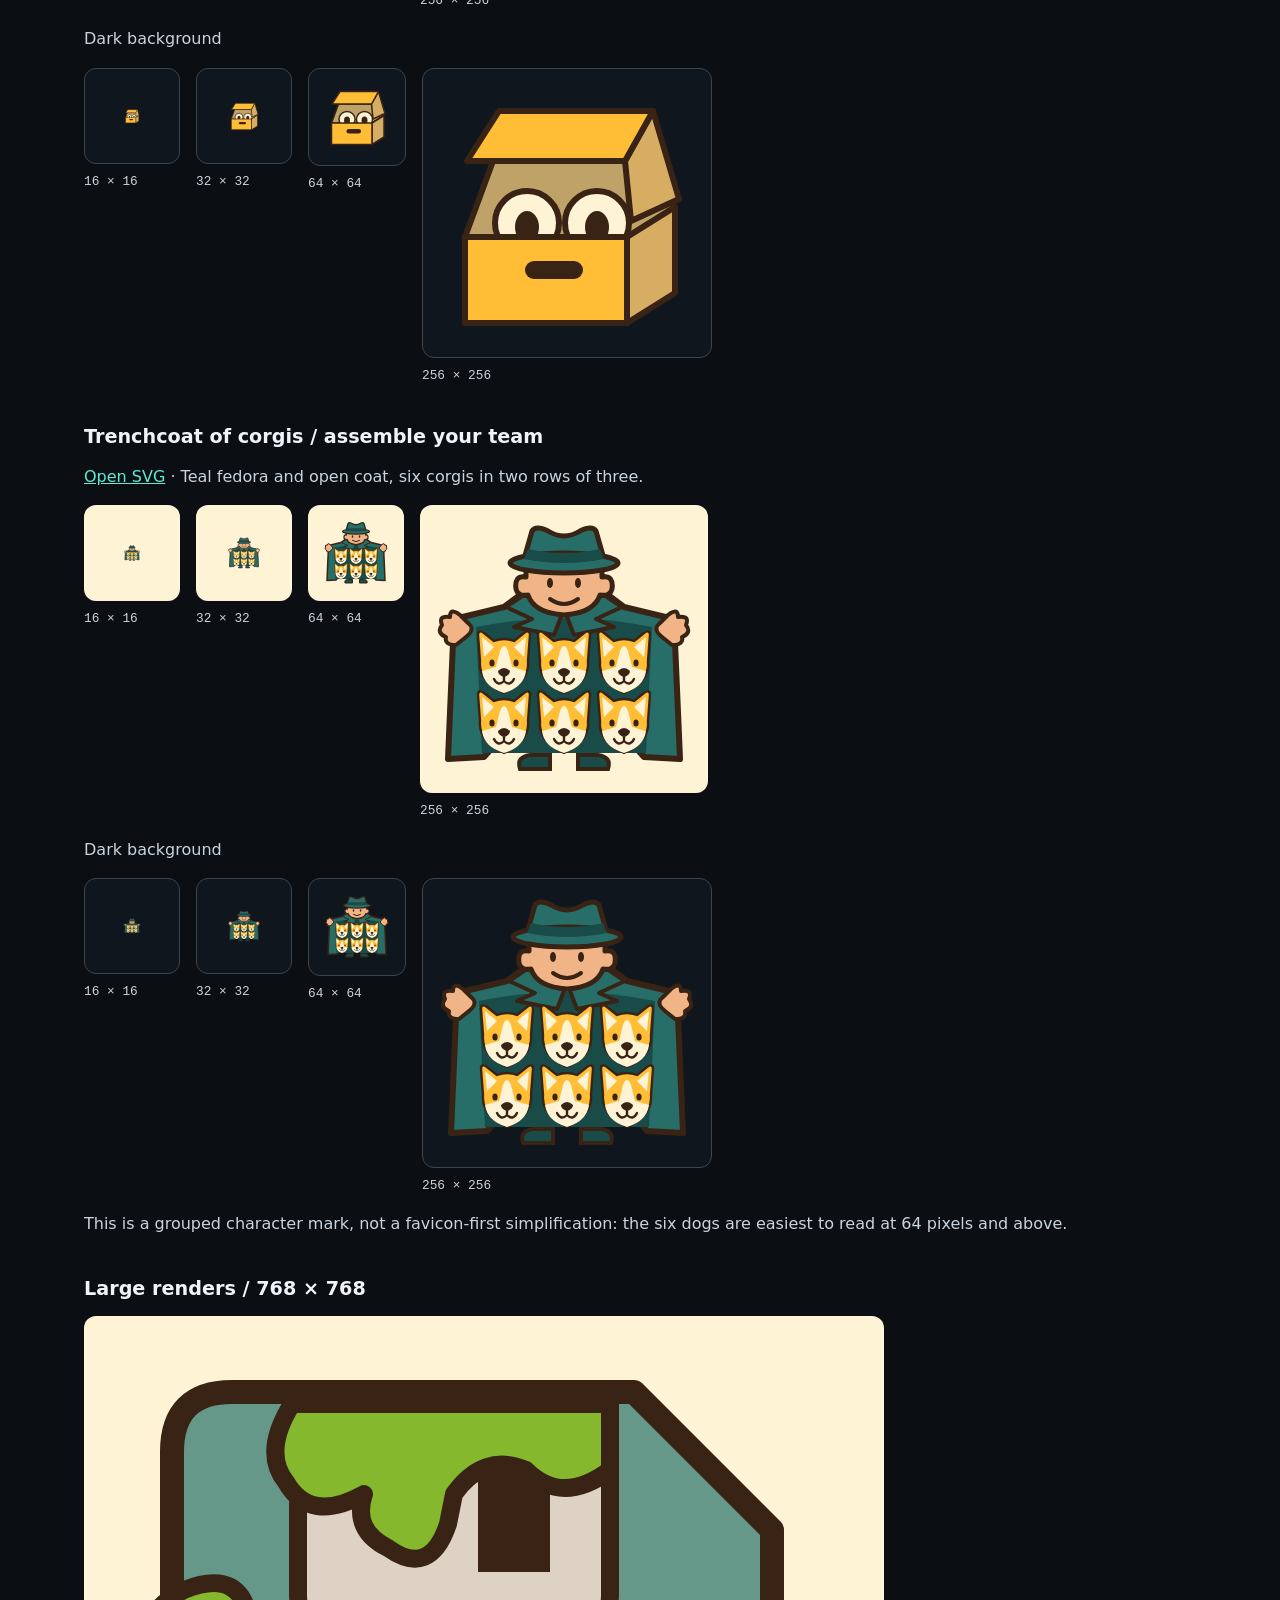
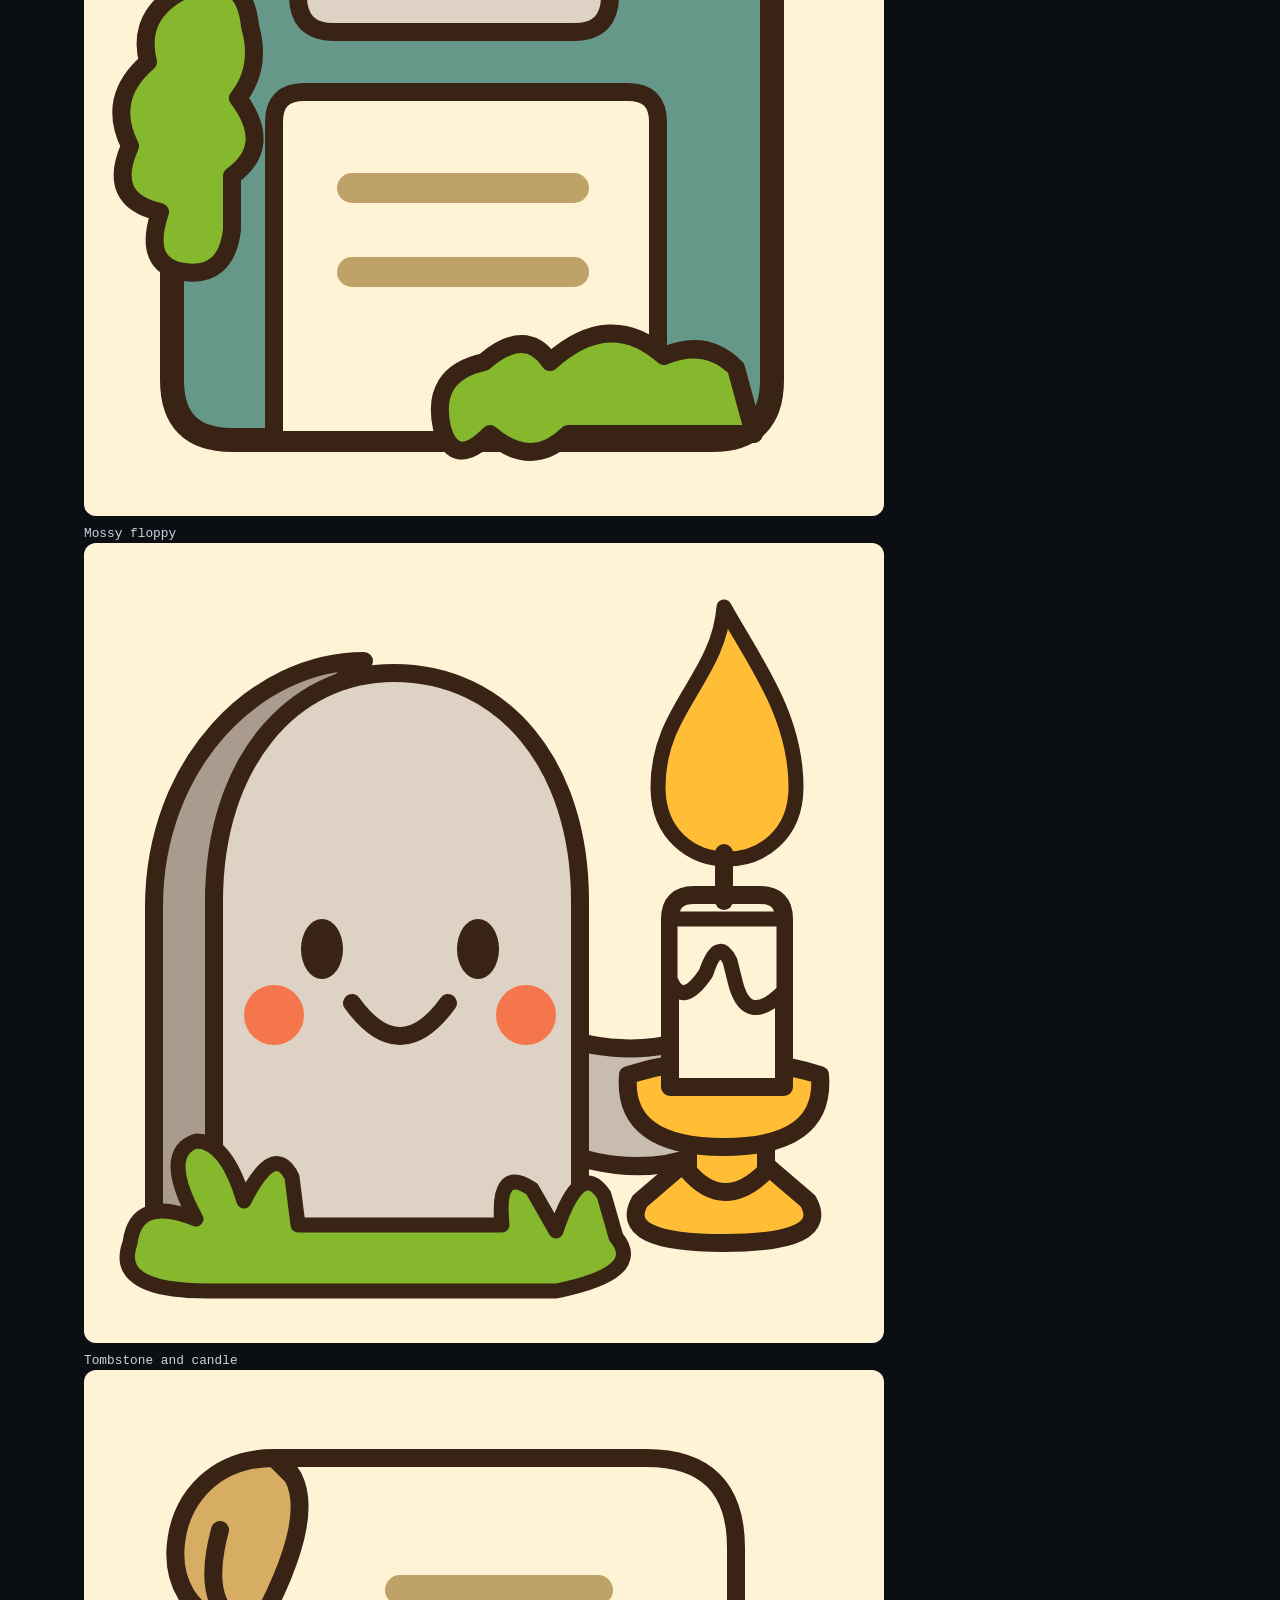
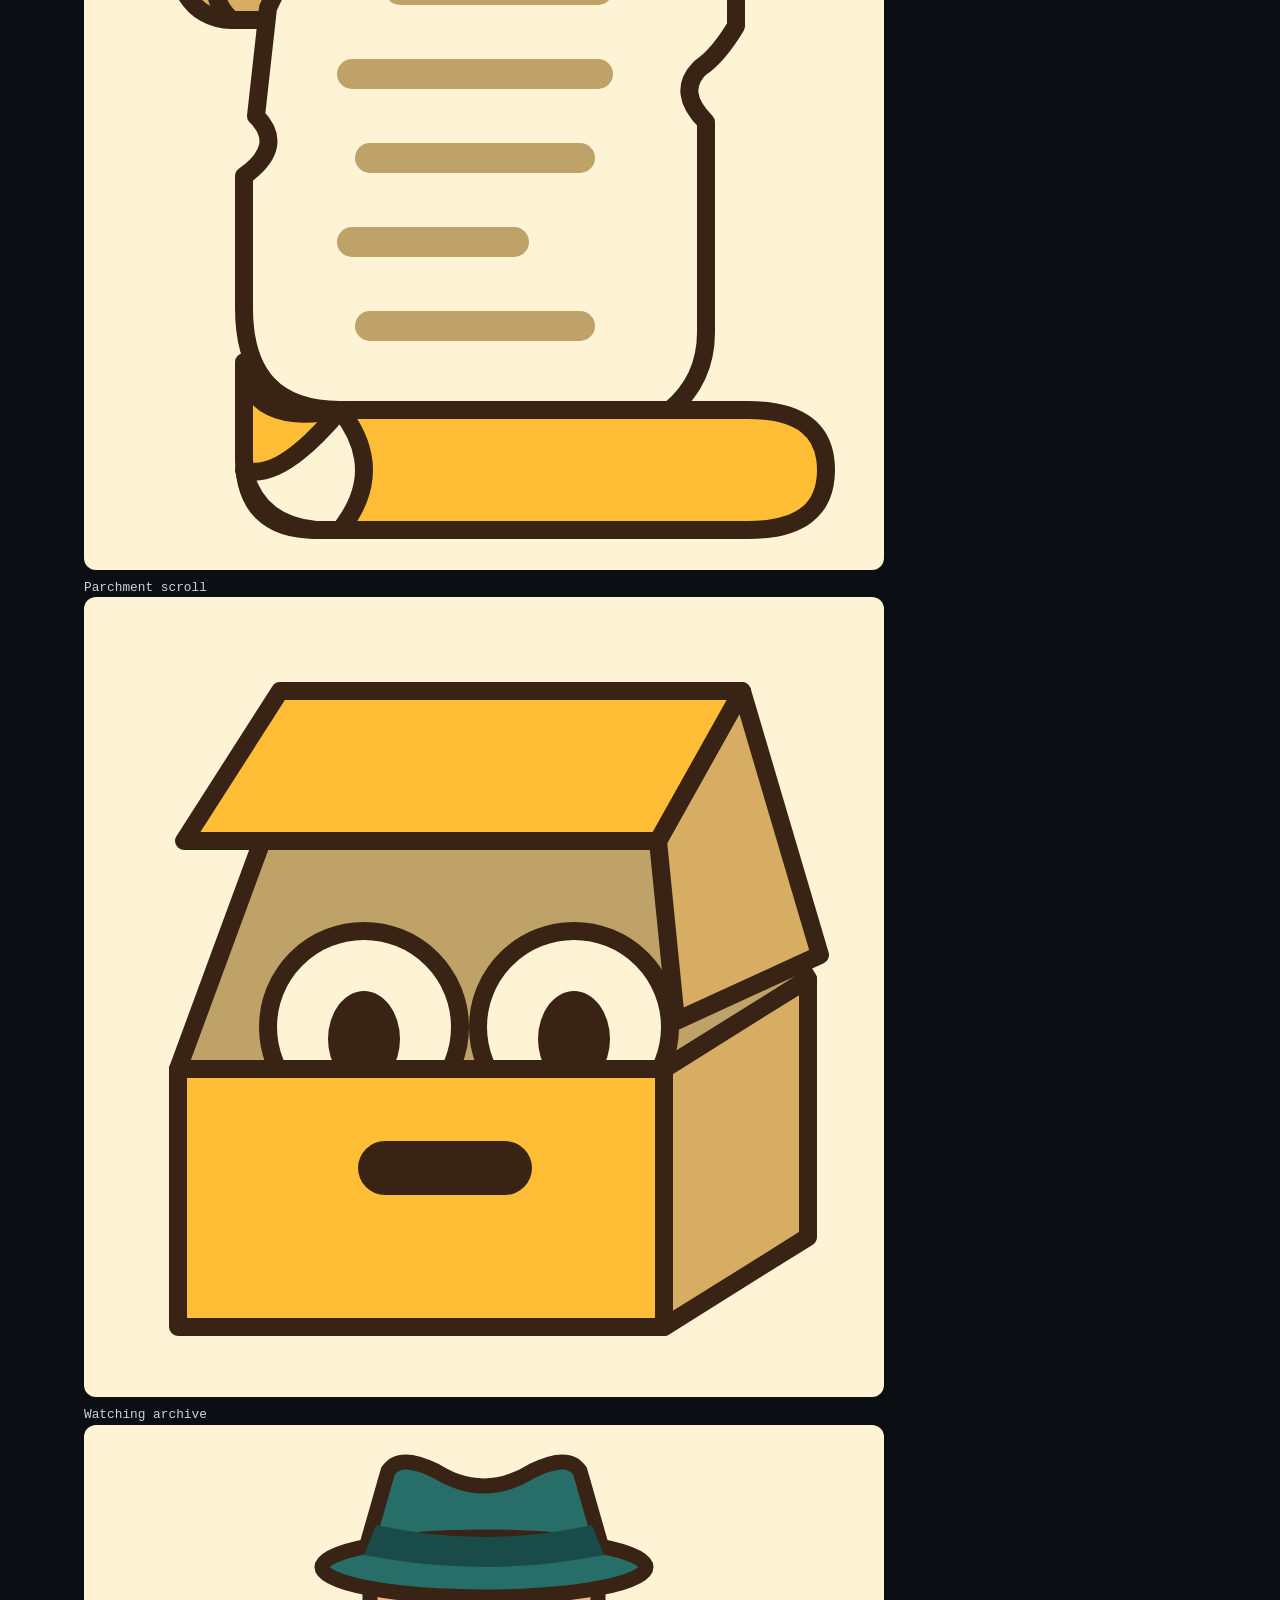
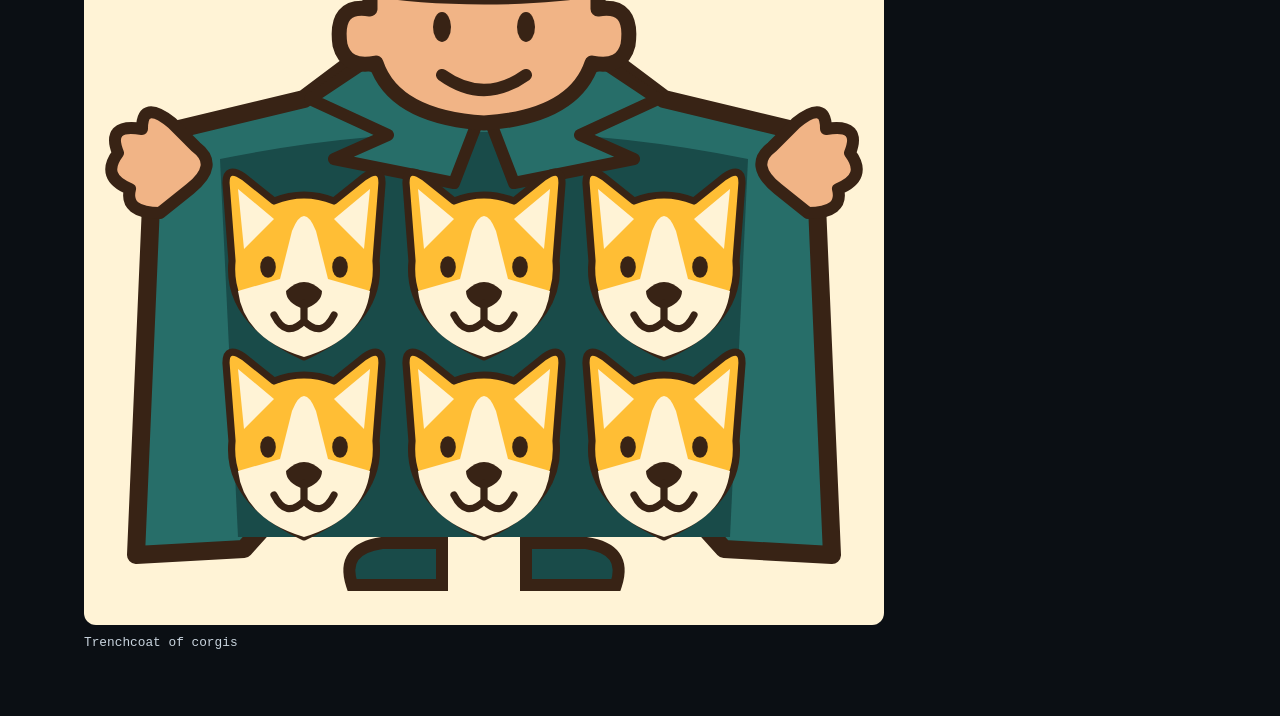
<file: static/brand/session-elements.html>
<!DOCTYPE html>
<html lang="en">
<head>
  <meta charset="utf-8">
  <meta name="viewport" content="width=device-width, initial-scale=1">
  <meta name="robots" content="noindex">
  <title>Session seal elements &amp; corgis · SVG review</title>
  <style>
    * { box-sizing: border-box; }
    body {
      margin: 0 auto;
      max-width: 72rem;
      padding: 2rem 1.25rem 4rem;
      background: #0b0f14;
      color: #c9d4de;
      font: 1rem/1.6 system-ui, sans-serif;
    }
    h1, h2 { color: #eef4fa; line-height: 1.2; }
    h1 { margin: .5rem 0; font-size: clamp(2rem, 5vw, 3rem); }
    h2 { margin-top: 2.5rem; font-size: 1.2rem; }
    a { color: #5eead4; }
    a:focus-visible { outline: 2px solid #5eead4; outline-offset: 4px; }
    .eyebrow, figcaption { font: .8rem/1.5 ui-monospace, monospace; }
    .eyebrow { color: #5eead4; text-transform: uppercase; letter-spacing: .12em; }
    .intro { max-width: 46rem; }
    .sizes { display: flex; flex-wrap: wrap; gap: 1rem; align-items: start; }
    figure { margin: 0; }
    figcaption { padding-top: .5rem; }
    .swatch {
      display: grid;
      place-items: center;
      min-width: 96px;
      min-height: 96px;
      padding: 16px;
      border-radius: 12px;
    }
    .paper { background: #fff3d6; }
    .dark { background: #10161d; border: 1px solid #3a4652; }
    img { display: block; }
    .large { max-width: 100%; height: auto; }
    .poster { width: fit-content; max-width: 100%; padding: 1rem; }
    @media print {
      body { background: white; color: #382315; }
      h1, h2 { color: #382315; }
      a, .eyebrow { color: #285c50; }
      figure { break-inside: avoid; }
    }
  </style>
</head>
<body>
  <header class="intro">
    <p class="eyebrow">muse.filed.fyi / brand workshop</p>
    <h1>Session seal elements &amp; corgis</h1>
    <p>Five separate, hand-authored SVGs from the supplied references.
      Transparent backgrounds, flat fills, no raster embeds or lettering.</p>
    <p><strong>Owner-approved SVGs.</strong>
      These are separate from the Fart Knocker and Oliver marks.</p>
    <nav aria-label="Draft elements">
      <a href="#floppy">Mossy floppy</a> ·
      <a href="#tombstone">Tombstone &amp; candle</a> ·
      <a href="#scroll">Scroll</a> ·
      <a href="#archive">Watching archive</a> ·
      <a href="#corgis">Trenchcoat of corgis</a>
    </nav>
  </header>
  <main>
    <section aria-labelledby="floppy">
      <h2 id="floppy">Mossy floppy / rot persist</h2>
      <p><a href="rot-floppy.svg">Open SVG</a> · Teal disk, pale label, moss on three edges.</p>
      <div class="sizes">
        <figure><div class="swatch paper"><img src="rot-floppy.svg" width="16" height="16" alt="Mossy floppy at 16 pixels"></div><figcaption>16 × 16</figcaption></figure>
        <figure><div class="swatch paper"><img src="rot-floppy.svg" width="32" height="32" alt="Mossy floppy at 32 pixels"></div><figcaption>32 × 32</figcaption></figure>
        <figure><div class="swatch paper"><img src="rot-floppy.svg" width="64" height="64" alt="Mossy floppy at 64 pixels"></div><figcaption>64 × 64</figcaption></figure>
        <figure><div class="swatch paper"><img src="rot-floppy.svg" width="256" height="256" alt="Mossy floppy at 256 pixels"></div><figcaption>256 × 256</figcaption></figure>
      </div>
      <p>Dark background</p>
      <div class="sizes">
        <figure><div class="swatch dark"><img src="rot-floppy.svg" width="16" height="16" alt="Mossy floppy at 16 pixels on dark"></div><figcaption>16 × 16</figcaption></figure>
        <figure><div class="swatch dark"><img src="rot-floppy.svg" width="32" height="32" alt="Mossy floppy at 32 pixels on dark"></div><figcaption>32 × 32</figcaption></figure>
        <figure><div class="swatch dark"><img src="rot-floppy.svg" width="64" height="64" alt="Mossy floppy at 64 pixels on dark"></div><figcaption>64 × 64</figcaption></figure>
        <figure><div class="swatch dark"><img src="rot-floppy.svg" width="256" height="256" alt="Mossy floppy at 256 pixels on dark"></div><figcaption>256 × 256</figcaption></figure>
      </div>
    </section>
    <section aria-labelledby="tombstone">
      <h2 id="tombstone">Smiling tombstone &amp; candle / session sealed</h2>
      <p><a href="session-tombstone.svg">Open SVG</a> · The stone and the candle stay together as one character.</p>
      <div class="sizes">
        <figure><div class="swatch paper"><img src="session-tombstone.svg" width="16" height="16" alt="Candle-holding tombstone at 16 pixels"></div><figcaption>16 × 16</figcaption></figure>
        <figure><div class="swatch paper"><img src="session-tombstone.svg" width="32" height="32" alt="Candle-holding tombstone at 32 pixels"></div><figcaption>32 × 32</figcaption></figure>
        <figure><div class="swatch paper"><img src="session-tombstone.svg" width="64" height="64" alt="Candle-holding tombstone at 64 pixels"></div><figcaption>64 × 64</figcaption></figure>
        <figure><div class="swatch paper"><img src="session-tombstone.svg" width="256" height="256" alt="Candle-holding tombstone at 256 pixels"></div><figcaption>256 × 256</figcaption></figure>
      </div>
      <p>Dark background</p>
      <div class="sizes">
        <figure><div class="swatch dark"><img src="session-tombstone.svg" width="16" height="16" alt="Candle-holding tombstone at 16 pixels on dark"></div><figcaption>16 × 16</figcaption></figure>
        <figure><div class="swatch dark"><img src="session-tombstone.svg" width="32" height="32" alt="Candle-holding tombstone at 32 pixels on dark"></div><figcaption>32 × 32</figcaption></figure>
        <figure><div class="swatch dark"><img src="session-tombstone.svg" width="64" height="64" alt="Candle-holding tombstone at 64 pixels on dark"></div><figcaption>64 × 64</figcaption></figure>
        <figure><div class="swatch dark"><img src="session-tombstone.svg" width="256" height="256" alt="Candle-holding tombstone at 256 pixels on dark"></div><figcaption>256 × 256</figcaption></figure>
      </div>
    </section>
    <section aria-labelledby="scroll">
      <h2 id="scroll">Parchment scroll / tombs render</h2>
      <p><a href="archive-scroll.svg">Open SVG</a> · Rolled corners and broad writing lines.</p>
      <div class="sizes">
        <figure><div class="swatch paper"><img src="archive-scroll.svg" width="16" height="16" alt="Archive scroll at 16 pixels"></div><figcaption>16 × 16</figcaption></figure>
        <figure><div class="swatch paper"><img src="archive-scroll.svg" width="32" height="32" alt="Archive scroll at 32 pixels"></div><figcaption>32 × 32</figcaption></figure>
        <figure><div class="swatch paper"><img src="archive-scroll.svg" width="64" height="64" alt="Archive scroll at 64 pixels"></div><figcaption>64 × 64</figcaption></figure>
        <figure><div class="swatch paper"><img src="archive-scroll.svg" width="256" height="256" alt="Archive scroll at 256 pixels"></div><figcaption>256 × 256</figcaption></figure>
      </div>
      <p>Dark background</p>
      <div class="sizes">
        <figure><div class="swatch dark"><img src="archive-scroll.svg" width="16" height="16" alt="Archive scroll at 16 pixels on dark"></div><figcaption>16 × 16</figcaption></figure>
        <figure><div class="swatch dark"><img src="archive-scroll.svg" width="32" height="32" alt="Archive scroll at 32 pixels on dark"></div><figcaption>32 × 32</figcaption></figure>
        <figure><div class="swatch dark"><img src="archive-scroll.svg" width="64" height="64" alt="Archive scroll at 64 pixels on dark"></div><figcaption>64 × 64</figcaption></figure>
        <figure><div class="swatch dark"><img src="archive-scroll.svg" width="256" height="256" alt="Archive scroll at 256 pixels on dark"></div><figcaption>256 × 256</figcaption></figure>
      </div>
    </section>
    <section aria-labelledby="archive">
      <h2 id="archive">Watching archive / the archive stares back</h2>
      <p><a href="watching-archive.svg">Open SVG</a> · Open lid, two peeking eyes, one handle slot.</p>
      <div class="sizes">
        <figure><div class="swatch paper"><img src="watching-archive.svg" width="16" height="16" alt="Watching archive box at 16 pixels"></div><figcaption>16 × 16</figcaption></figure>
        <figure><div class="swatch paper"><img src="watching-archive.svg" width="32" height="32" alt="Watching archive box at 32 pixels"></div><figcaption>32 × 32</figcaption></figure>
        <figure><div class="swatch paper"><img src="watching-archive.svg" width="64" height="64" alt="Watching archive box at 64 pixels"></div><figcaption>64 × 64</figcaption></figure>
        <figure><div class="swatch paper"><img src="watching-archive.svg" width="256" height="256" alt="Watching archive box at 256 pixels"></div><figcaption>256 × 256</figcaption></figure>
      </div>
      <p>Dark background</p>
      <div class="sizes">
        <figure><div class="swatch dark"><img src="watching-archive.svg" width="16" height="16" alt="Watching archive box at 16 pixels on dark"></div><figcaption>16 × 16</figcaption></figure>
        <figure><div class="swatch dark"><img src="watching-archive.svg" width="32" height="32" alt="Watching archive box at 32 pixels on dark"></div><figcaption>32 × 32</figcaption></figure>
        <figure><div class="swatch dark"><img src="watching-archive.svg" width="64" height="64" alt="Watching archive box at 64 pixels on dark"></div><figcaption>64 × 64</figcaption></figure>
        <figure><div class="swatch dark"><img src="watching-archive.svg" width="256" height="256" alt="Watching archive box at 256 pixels on dark"></div><figcaption>256 × 256</figcaption></figure>
      </div>
    </section>
    <section aria-labelledby="corgis">
      <h2 id="corgis">Trenchcoat of corgis / assemble your team</h2>
      <p><a href="trenchcoat-corgis.svg">Open SVG</a> · Teal fedora and open coat, six corgis in two rows of three.</p>
      <div class="sizes">
        <figure><div class="swatch paper"><img src="trenchcoat-corgis.svg" width="16" height="16" alt="Trenchcoat of corgis at 16 pixels"></div><figcaption>16 × 16</figcaption></figure>
        <figure><div class="swatch paper"><img src="trenchcoat-corgis.svg" width="32" height="32" alt="Trenchcoat of corgis at 32 pixels"></div><figcaption>32 × 32</figcaption></figure>
        <figure><div class="swatch paper"><img src="trenchcoat-corgis.svg" width="64" height="64" alt="Trenchcoat of corgis at 64 pixels"></div><figcaption>64 × 64</figcaption></figure>
        <figure><div class="swatch paper"><img src="trenchcoat-corgis.svg" width="256" height="256" alt="Trenchcoat of corgis at 256 pixels"></div><figcaption>256 × 256</figcaption></figure>
      </div>
      <p>Dark background</p>
      <div class="sizes">
        <figure><div class="swatch dark"><img src="trenchcoat-corgis.svg" width="16" height="16" alt="Trenchcoat of corgis at 16 pixels on dark"></div><figcaption>16 × 16</figcaption></figure>
        <figure><div class="swatch dark"><img src="trenchcoat-corgis.svg" width="32" height="32" alt="Trenchcoat of corgis at 32 pixels on dark"></div><figcaption>32 × 32</figcaption></figure>
        <figure><div class="swatch dark"><img src="trenchcoat-corgis.svg" width="64" height="64" alt="Trenchcoat of corgis at 64 pixels on dark"></div><figcaption>64 × 64</figcaption></figure>
        <figure><div class="swatch dark"><img src="trenchcoat-corgis.svg" width="256" height="256" alt="Trenchcoat of corgis at 256 pixels on dark"></div><figcaption>256 × 256</figcaption></figure>
      </div>
      <p>This is a grouped character mark, not a favicon-first simplification:
        the six dogs are easiest to read at 64 pixels and above.</p>
    </section>
    <section aria-labelledby="large-renders">
      <h2 id="large-renders">Large renders / 768 × 768</h2>
      <figure><div class="swatch paper poster"><img class="large" src="rot-floppy.svg" width="768" height="768" alt="Large mossy floppy vector"></div><figcaption>Mossy floppy</figcaption></figure>
      <figure><div class="swatch paper poster"><img class="large" src="session-tombstone.svg" width="768" height="768" alt="Large candle-holding tombstone vector"></div><figcaption>Tombstone and candle</figcaption></figure>
      <figure><div class="swatch paper poster"><img class="large" src="archive-scroll.svg" width="768" height="768" alt="Large parchment scroll vector"></div><figcaption>Parchment scroll</figcaption></figure>
      <figure><div class="swatch paper poster"><img class="large" src="watching-archive.svg" width="768" height="768" alt="Large watching archive box vector"></div><figcaption>Watching archive</figcaption></figure>
      <figure><div class="swatch paper poster"><img class="large" src="trenchcoat-corgis.svg" width="768" height="768" alt="Large trenchcoat of corgis vector"></div><figcaption>Trenchcoat of corgis</figcaption></figure>
    </section>
  </main>
</body>
</html>
</file>
<file: static/brand/review.css>
* { box-sizing: border-box; }
body {
  margin: 0 auto;
  max-width: 72rem;
  padding: 2rem 1.25rem 4rem;
  background: #0b0f14;
  color: #c9d4de;
  font: 1rem/1.6 system-ui, sans-serif;
}
h1, h2 { color: #eef4fa; line-height: 1.2; }
h1 { margin: .5rem 0; font-size: clamp(2rem, 5vw, 3rem); }
h2 { margin-top: 2.5rem; font-size: 1.2rem; }
a { color: #5eead4; }
a:focus-visible { outline: 2px solid #5eead4; outline-offset: 4px; }
.eyebrow, figcaption { font: .8rem/1.5 ui-monospace, monospace; }
.eyebrow { color: #5eead4; text-transform: uppercase; letter-spacing: .12em; }
.intro { max-width: 46rem; }
.sizes { display: flex; flex-wrap: wrap; gap: 1rem; align-items: start; }
figure { margin: 0; }
figcaption { padding-top: .5rem; }
.swatch {
  display: grid;
  place-items: center;
  min-width: 96px;
  min-height: 96px;
  padding: 16px;
  border-radius: 12px;
}
.paper { background: #fff3d6; }
.dark { background: #10161d; border: 1px solid #3a4652; }
img { display: block; }
.large { max-width: 100%; height: auto; }
.poster { width: fit-content; max-width: 100%; padding: 1rem; }
.checklist { padding-left: 1.25rem; }
@media print {
  body { background: white; color: #382315; }
  h1, h2 { color: #382315; }
  a, .eyebrow { color: #285c50; }
  figure { break-inside: avoid; }
}
</file>
